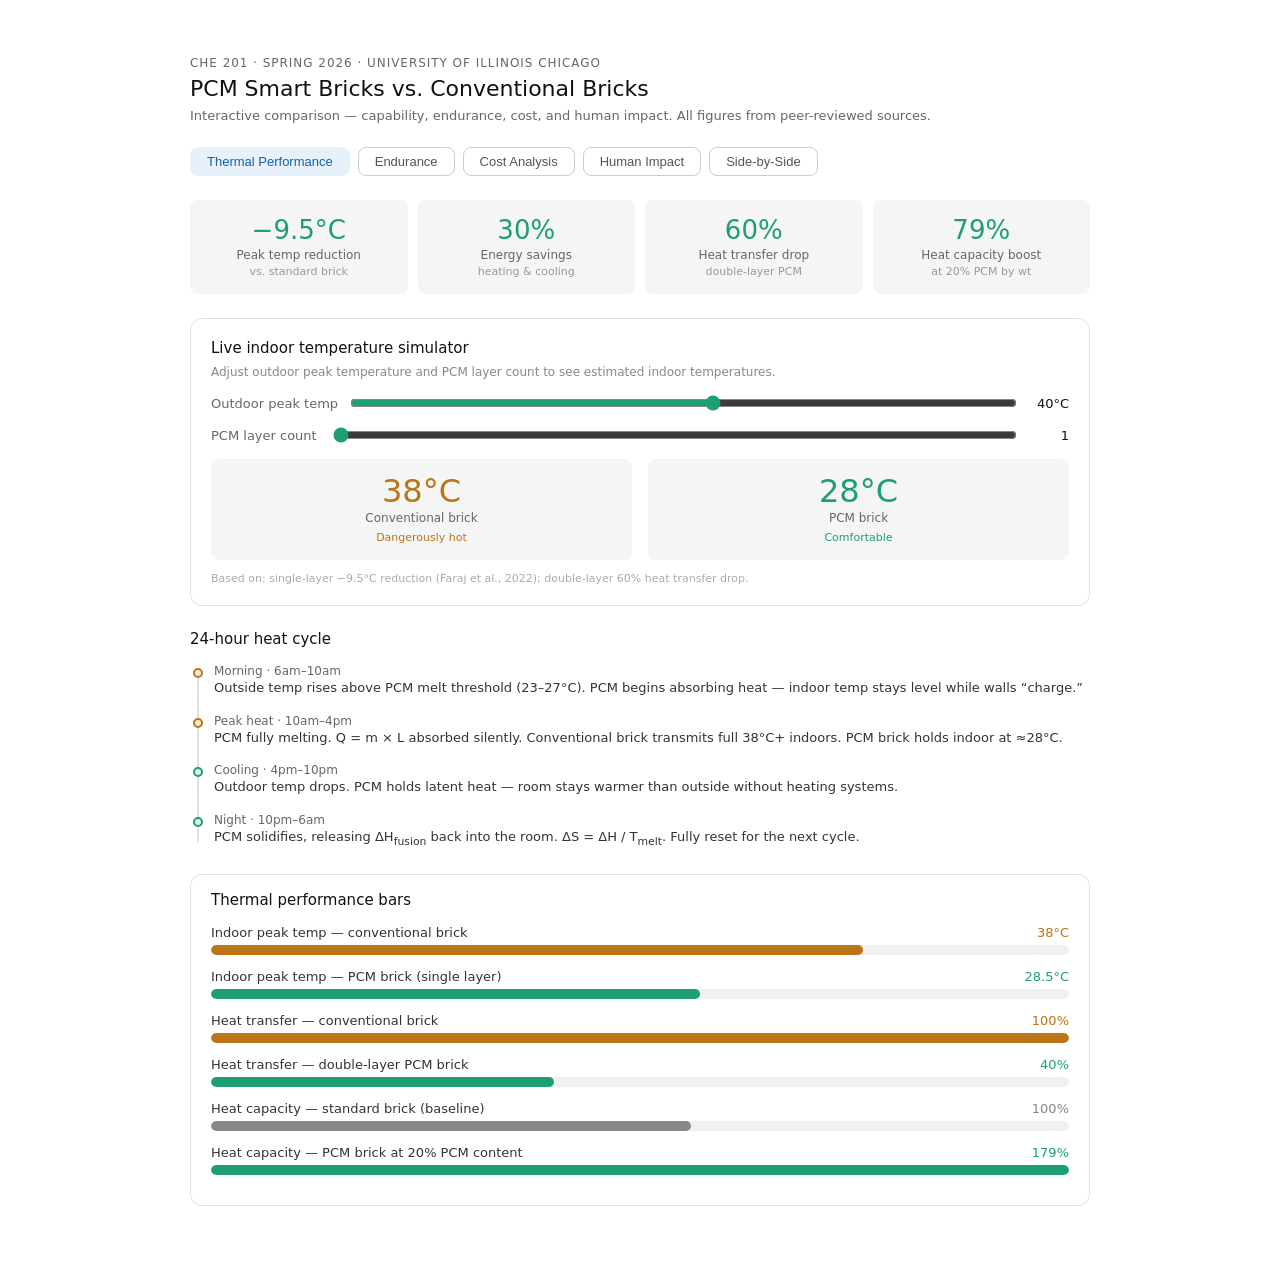
<file: pcm_brick_comparison.html>
<!DOCTYPE html>
<html lang="en">
<head>
<meta charset="UTF-8">
<meta name="viewport" content="width=device-width, initial-scale=1.0">
<title>PCM Smart Bricks — Interactive Comparison</title>
<style>
*{box-sizing:border-box;margin:0;padding:0}
body{font-family:system-ui,-apple-system,sans-serif;background:#fff;color:#111;padding:2rem 1rem}
.wrap{max-width:900px;margin:0 auto;padding:1.5rem 0}
.section{margin-bottom:2.5rem}
.label{font-size:12px;color:#666;letter-spacing:.08em;text-transform:uppercase;margin-bottom:.4rem}
h2{font-size:18px;font-weight:500;color:#111;margin-bottom:1.2rem}
h3{font-size:15px;font-weight:500;color:#111;margin-bottom:.5rem}

.tab-row{display:flex;gap:8px;margin-bottom:1.5rem;flex-wrap:wrap}
.tab{padding:6px 16px;border-radius:8px;border:1px solid #ccc;background:transparent;font-size:13px;color:#555;cursor:pointer;transition:all .15s}
.tab.active{background:#e6f1fb;color:#185fa5;border-color:transparent}
.tab:hover:not(.active){background:#f5f5f5}

.panel{display:none}.panel.active{display:block}

.grid4{display:grid;grid-template-columns:repeat(auto-fit,minmax(140px,1fr));gap:10px;margin-bottom:1.5rem}
.metric{background:#f5f5f5;border-radius:8px;padding:1rem;text-align:center}
.metric .val{font-size:26px;font-weight:500;line-height:1.1}
.metric .lbl{font-size:12px;color:#666;margin-top:4px}
.metric .sub{font-size:11px;color:#999;margin-top:3px}

.card{background:#fff;border:1px solid #e0e0e0;border-radius:12px;padding:1rem 1.25rem;margin-bottom:1rem}
.card.accent-teal{border-left:3px solid #1D9E75}
.card.accent-amber{border-left:3px solid #BA7517}

.bar-row{margin-bottom:14px}
.bar-meta{display:flex;justify-content:space-between;align-items:center;margin-bottom:5px}
.bar-name{font-size:13px;color:#333}
.bar-val{font-size:13px;font-weight:500}
.bar-track{height:10px;background:#f0f0f0;border-radius:6px;overflow:hidden}
.bar-fill{height:100%;border-radius:6px;transition:width 1s cubic-bezier(.4,0,.2,1)}

.temp-sim{border:1px solid #e0e0e0;border-radius:12px;padding:1.25rem;margin-top:1rem}
.slider-row{display:flex;align-items:center;gap:12px;margin-bottom:1rem}
.slider-row label{font-size:13px;color:#666;min-width:110px}
.slider-row input{flex:1;accent-color:#1D9E75}
.slider-row span{font-size:13px;font-weight:500;min-width:40px;text-align:right}

.thermo-grid{display:grid;grid-template-columns:1fr 1fr;gap:16px;margin-top:1rem}
.thermo-box{background:#f5f5f5;border-radius:8px;padding:1rem;text-align:center}
.thermo-temp{font-size:32px;font-weight:500;line-height:1}
.thermo-name{font-size:12px;color:#666;margin-top:4px}
.thermo-feel{font-size:11px;margin-top:6px;font-weight:500}

.timeline{position:relative;padding-left:24px;margin-top:.5rem}
.timeline::before{content:'';position:absolute;left:7px;top:8px;bottom:8px;width:1.5px;background:#e0e0e0}
.tl-item{position:relative;margin-bottom:16px}
.tl-dot{position:absolute;left:-21px;top:4px;width:10px;height:10px;border-radius:50%;border:2px solid}
.tl-dot.teal{border-color:#1D9E75;background:#E1F5EE}
.tl-dot.amber{border-color:#BA7517;background:#FAEEDA}
.tl-time{font-size:12px;color:#666}
.tl-text{font-size:13px;color:#333;line-height:1.5}

.life-cards{display:grid;grid-template-columns:repeat(auto-fit,minmax(180px,1fr));gap:12px;margin-top:.5rem;margin-bottom:1.5rem}
.life-card{background:#fff;border:1px solid #e0e0e0;border-radius:12px;padding:1rem}
.life-icon{font-size:22px;margin-bottom:8px}
.life-title{font-size:13px;font-weight:500;color:#111;margin-bottom:4px}
.life-desc{font-size:12px;color:#666;line-height:1.5}
.life-savings{font-size:12px;font-weight:500;margin-top:8px;color:#0F6E56}

.compare-row{display:grid;grid-template-columns:1fr 40px 1fr;gap:0;align-items:stretch;margin-bottom:10px}
.compare-cell{background:#f5f5f5;border-radius:8px;padding:.75rem 1rem;font-size:13px;line-height:1.4}
.compare-label{display:flex;align-items:center;justify-content:center;font-size:11px;font-weight:500;color:#888;text-align:center;padding:0 4px}
.compare-cell.pcm{background:#E1F5EE;color:#0F6E56}
.compare-cell.conv{background:#FAEEDA;color:#854F0B}

.grid2{display:grid;grid-template-columns:1fr 1fr;gap:12px}
.endurance-bar-wrap{margin-bottom:1.2rem}
.endurance-header{display:flex;justify-content:space-between;margin-bottom:6px;font-size:13px}
.dual-bar{display:grid;grid-template-columns:1fr 1fr;gap:4px}
.dual-track{height:12px;background:#f0f0f0;border-radius:6px;overflow:hidden}
.dual-fill-teal{height:100%;background:#1D9E75;border-radius:6px;transition:width 1.1s}
.dual-fill-amber{height:100%;background:#BA7517;border-radius:6px;transition:width 1.1s}
.dual-labels{display:grid;grid-template-columns:1fr 1fr;gap:4px;margin-top:3px}
.dual-label{font-size:11px;color:#888}

.cost-scenario{margin-bottom:1rem;padding:.75rem 1rem;border:1px solid #e0e0e0;border-radius:8px;cursor:pointer;transition:background .15s}
.cost-scenario:hover{background:#f9f9f9}
.cost-scenario.selected{border-color:#1D9E75;background:#E1F5EE}
.cs-row{display:flex;justify-content:space-between;align-items:center}
.cs-name{font-size:13px;font-weight:500;color:#111}
.cs-tag{font-size:11px;color:#888}
.cs-detail{margin-top:.5rem;font-size:12px;color:#555;display:none}
.cost-scenario.selected .cs-detail{display:block}

@media(max-width:600px){
  .grid2{grid-template-columns:1fr}
  .compare-row{grid-template-columns:1fr;gap:4px}
  .compare-label{text-align:left;font-size:10px;padding:.2rem 0}
}
</style>
</head>
<body>

<div class="wrap">

<div class="label">CHE 201 &middot; Spring 2026 &middot; University of Illinois Chicago</div>
<h2 style="font-size:22px;margin-bottom:.4rem">PCM Smart Bricks vs. Conventional Bricks</h2>
<p style="font-size:13px;color:#666;margin-bottom:1.5rem">Interactive comparison &mdash; capability, endurance, cost, and human impact. All figures from peer-reviewed sources.</p>

<div class="tab-row">
  <button class="tab active" onclick="switchTab('thermal')">Thermal Performance</button>
  <button class="tab" onclick="switchTab('endurance')">Endurance</button>
  <button class="tab" onclick="switchTab('cost')">Cost Analysis</button>
  <button class="tab" onclick="switchTab('impact')">Human Impact</button>
  <button class="tab" onclick="switchTab('compare')">Side-by-Side</button>
</div>

<!-- THERMAL -->
<div class="panel active" id="panel-thermal">
  <div class="grid4">
    <div class="metric"><div class="val" style="color:#1D9E75">&minus;9.5&deg;C</div><div class="lbl">Peak temp reduction</div><div class="sub">vs. standard brick</div></div>
    <div class="metric"><div class="val" style="color:#1D9E75">30%</div><div class="lbl">Energy savings</div><div class="sub">heating &amp; cooling</div></div>
    <div class="metric"><div class="val" style="color:#1D9E75">60%</div><div class="lbl">Heat transfer drop</div><div class="sub">double-layer PCM</div></div>
    <div class="metric"><div class="val" style="color:#1D9E75">79%</div><div class="lbl">Heat capacity boost</div><div class="sub">at 20% PCM by wt</div></div>
  </div>

  <div class="temp-sim">
    <h3>Live indoor temperature simulator</h3>
    <p style="font-size:12px;color:#888;margin-bottom:1rem">Adjust outdoor peak temperature and PCM layer count to see estimated indoor temperatures.</p>
    <div class="slider-row">
      <label>Outdoor peak temp</label>
      <input type="range" min="28" max="50" value="40" step="1" id="sl-outdoor" oninput="updateSim()">
      <span id="out-outdoor">40&deg;C</span>
    </div>
    <div class="slider-row">
      <label>PCM layer count</label>
      <input type="range" min="1" max="2" value="1" step="1" id="sl-layers" oninput="updateSim()">
      <span id="out-layers">1</span>
    </div>
    <div class="thermo-grid">
      <div class="thermo-box">
        <div class="thermo-temp" id="sim-conv" style="color:#BA7517">38&deg;C</div>
        <div class="thermo-name">Conventional brick</div>
        <div class="thermo-feel" id="feel-conv" style="color:#BA7517">Dangerously hot</div>
      </div>
      <div class="thermo-box">
        <div class="thermo-temp" id="sim-pcm" style="color:#1D9E75">28&deg;C</div>
        <div class="thermo-name">PCM brick</div>
        <div class="thermo-feel" id="feel-pcm" style="color:#1D9E75">Comfortable</div>
      </div>
    </div>
    <p style="font-size:11px;color:#aaa;margin-top:.75rem">Based on: single-layer &minus;9.5&deg;C reduction (Faraj et al., 2022); double-layer 60% heat transfer drop.</p>
  </div>

  <div style="margin-top:1.5rem">
    <h3 style="margin-bottom:1rem">24-hour heat cycle</h3>
    <div class="timeline">
      <div class="tl-item"><div class="tl-dot amber"></div><div class="tl-time">Morning &middot; 6am&ndash;10am</div><div class="tl-text">Outside temp rises above PCM melt threshold (23&ndash;27&deg;C). PCM begins absorbing heat &mdash; indoor temp stays level while walls &ldquo;charge.&rdquo;</div></div>
      <div class="tl-item"><div class="tl-dot amber"></div><div class="tl-time">Peak heat &middot; 10am&ndash;4pm</div><div class="tl-text">PCM fully melting. Q&nbsp;=&nbsp;m&nbsp;&times;&nbsp;L absorbed silently. Conventional brick transmits full 38&deg;C+ indoors. PCM brick holds indoor at &asymp;28&deg;C.</div></div>
      <div class="tl-item"><div class="tl-dot teal"></div><div class="tl-time">Cooling &middot; 4pm&ndash;10pm</div><div class="tl-text">Outdoor temp drops. PCM holds latent heat &mdash; room stays warmer than outside without heating systems.</div></div>
      <div class="tl-item"><div class="tl-dot teal"></div><div class="tl-time">Night &middot; 10pm&ndash;6am</div><div class="tl-text">PCM solidifies, releasing &Delta;H<sub>fusion</sub> back into the room. &Delta;S&nbsp;=&nbsp;&Delta;H&nbsp;/&nbsp;T<sub>melt</sub>. Fully reset for the next cycle.</div></div>
    </div>
  </div>

  <div style="margin-top:1.5rem" class="card">
    <h3 style="margin-bottom:1rem">Thermal performance bars</h3>
    <div class="bar-row"><div class="bar-meta"><span class="bar-name">Indoor peak temp &mdash; conventional brick</span><span class="bar-val" style="color:#BA7517">38&deg;C</span></div><div class="bar-track"><div class="bar-fill" id="bconv" style="width:0;background:#BA7517"></div></div></div>
    <div class="bar-row"><div class="bar-meta"><span class="bar-name">Indoor peak temp &mdash; PCM brick (single layer)</span><span class="bar-val" style="color:#1D9E75">28.5&deg;C</span></div><div class="bar-track"><div class="bar-fill" id="bpcm1" style="width:0;background:#1D9E75"></div></div></div>
    <div class="bar-row"><div class="bar-meta"><span class="bar-name">Heat transfer &mdash; conventional brick</span><span class="bar-val" style="color:#BA7517">100%</span></div><div class="bar-track"><div class="bar-fill" id="bht_conv" style="width:0;background:#BA7517"></div></div></div>
    <div class="bar-row"><div class="bar-meta"><span class="bar-name">Heat transfer &mdash; double-layer PCM brick</span><span class="bar-val" style="color:#1D9E75">40%</span></div><div class="bar-track"><div class="bar-fill" id="bht_pcm" style="width:0;background:#1D9E75"></div></div></div>
    <div class="bar-row"><div class="bar-meta"><span class="bar-name">Heat capacity &mdash; standard brick (baseline)</span><span class="bar-val" style="color:#888">100%</span></div><div class="bar-track"><div class="bar-fill" id="bhc_conv" style="width:0;background:#888"></div></div></div>
    <div class="bar-row"><div class="bar-meta"><span class="bar-name">Heat capacity &mdash; PCM brick at 20% PCM content</span><span class="bar-val" style="color:#1D9E75">179%</span></div><div class="bar-track"><div class="bar-fill" id="bhc_pcm" style="width:0;background:#1D9E75"></div></div></div>
  </div>
</div>

<!-- ENDURANCE -->
<div class="panel" id="panel-endurance">
  <div class="grid4">
    <div class="metric"><div class="val" style="color:#1D9E75">1000+</div><div class="lbl">Melt cycles</div><div class="sub">without degradation</div></div>
    <div class="metric"><div class="val" style="color:#1D9E75">15.5&times;</div><div class="lbl">Latent heat gain</div><div class="sub">vs. earth brick</div></div>
    <div class="metric"><div class="val" style="color:#1D9E75">0</div><div class="lbl">Moving parts</div><div class="sub">purely passive</div></div>
    <div class="metric"><div class="val" style="color:#1D9E75">50+ yrs</div><div class="lbl">Expected lifespan</div><div class="sub">in wall application</div></div>
  </div>

  <div class="card">
    <h3 style="margin-bottom:1rem">Structural &amp; durability comparison</h3>
    <div class="endurance-bar-wrap">
      <div class="endurance-header"><span>Compressive strength</span></div>
      <div class="dual-bar"><div class="dual-track"><div class="dual-fill-teal" id="dur1a" style="width:0"></div></div><div class="dual-track"><div class="dual-fill-amber" id="dur1b" style="width:0"></div></div></div>
      <div class="dual-labels"><span class="dual-label">PCM brick &mdash; 85&ndash;95% of standard</span><span class="dual-label">Conventional &mdash; 100% baseline</span></div>
    </div>
    <div class="endurance-bar-wrap">
      <div class="endurance-header"><span>Thermal cycling stability (1000 cycles)</span></div>
      <div class="dual-bar"><div class="dual-track"><div class="dual-fill-teal" id="dur2a" style="width:0"></div></div><div class="dual-track"><div class="dual-fill-amber" id="dur2b" style="width:0"></div></div></div>
      <div class="dual-labels"><span class="dual-label">PCM brick &mdash; &lt;2% thermal property loss</span><span class="dual-label">Conventional &mdash; no PCM to degrade</span></div>
    </div>
    <div class="endurance-bar-wrap">
      <div class="endurance-header"><span>Latent heat retention after 5 cycles</span></div>
      <div class="dual-bar"><div class="dual-track"><div class="dual-fill-teal" id="dur3a" style="width:0"></div></div><div class="dual-track"><div class="dual-fill-amber" id="dur3b" style="width:0"></div></div></div>
      <div class="dual-labels"><span class="dual-label">Micro-encapsulated PCM &mdash; 98%+</span><span class="dual-label">Conventional &mdash; N/A</span></div>
    </div>
    <div class="endurance-bar-wrap">
      <div class="endurance-header"><span>Annual energy performance retention</span></div>
      <div class="dual-bar"><div class="dual-track"><div class="dual-fill-teal" id="dur4a" style="width:0"></div></div><div class="dual-track"><div class="dual-fill-amber" id="dur4b" style="width:0"></div></div></div>
      <div class="dual-labels"><span class="dual-label">PCM brick &mdash; &lt;1% annual degradation</span><span class="dual-label">Conventional &mdash; flat baseline</span></div>
    </div>
  </div>

  <div class="grid2">
    <div class="card accent-teal">
      <h3>Why PCM bricks last</h3>
      <ul style="list-style:none;margin-top:.5rem">
        <li style="font-size:13px;color:#555;padding:5px 0;border-bottom:1px solid #eee">Micro-encapsulation seals PCM in polymer shell &mdash; no leakage over cycles</li>
        <li style="font-size:13px;color:#555;padding:5px 0;border-bottom:1px solid #eee">No moving parts or mechanical wear &mdash; purely thermodynamic operation</li>
        <li style="font-size:13px;color:#555;padding:5px 0;border-bottom:1px solid #eee">Phase transitions are reversible by nature &mdash; tested 1000+ cycles</li>
        <li style="font-size:13px;color:#555;padding:5px 0">Structural integrity maintained at 20% PCM content by weight</li>
      </ul>
    </div>
    <div class="card accent-amber">
      <h3>Conventional brick limitations</h3>
      <ul style="list-style:none;margin-top:.5rem">
        <li style="font-size:13px;color:#555;padding:5px 0;border-bottom:1px solid #eee">Only sensible heat storage &mdash; 5&ndash;14&times; lower energy density</li>
        <li style="font-size:13px;color:#555;padding:5px 0;border-bottom:1px solid #eee">Full heat transmission &mdash; no thermal buffering capability</li>
        <li style="font-size:13px;color:#555;padding:5px 0;border-bottom:1px solid #eee">No mechanism to shift or delay heat load</li>
        <li style="font-size:13px;color:#555;padding:5px 0">Requires HVAC to compensate for poor thermal performance</li>
      </ul>
    </div>
  </div>
</div>

<!-- COST -->
<div class="panel" id="panel-cost">
  <div class="grid4">
    <div class="metric"><div class="val" style="color:#1D9E75">3&ndash;7 yr</div><div class="lbl">Payback period</div><div class="sub">energy savings vs. upfront</div></div>
    <div class="metric"><div class="val" style="color:#1D9E75">30%</div><div class="lbl">Annual HVAC savings</div><div class="sub">operational cost cut</div></div>
    <div class="metric"><div class="val" style="color:#1D9E75">$0</div><div class="lbl">Maintenance cost</div><div class="sub">no parts to replace</div></div>
    <div class="metric"><div class="val" style="color:#1D9E75">20 yr+</div><div class="lbl">Savings horizon</div><div class="sub">after breakeven</div></div>
  </div>

  <div class="card">
    <h3 style="margin-bottom:1rem">Cost breakdown &mdash; upfront vs. lifetime</h3>
    <div class="bar-row"><div class="bar-meta"><span class="bar-name">Material cost &mdash; conventional brick (baseline)</span><span class="bar-val">1.0&times;</span></div><div class="bar-track"><div class="bar-fill" id="cost1" style="width:0;background:#888"></div></div></div>
    <div class="bar-row"><div class="bar-meta"><span class="bar-name">Material cost &mdash; PCM brick (upfront premium)</span><span class="bar-val" style="color:#BA7517">1.4&ndash;1.8&times;</span></div><div class="bar-track"><div class="bar-fill" id="cost2" style="width:0;background:#BA7517"></div></div></div>
    <div class="bar-row"><div class="bar-meta"><span class="bar-name">10-year HVAC cost &mdash; conventional building</span><span class="bar-val" style="color:#BA7517">100%</span></div><div class="bar-track"><div class="bar-fill" id="cost3" style="width:0;background:#BA7517"></div></div></div>
    <div class="bar-row"><div class="bar-meta"><span class="bar-name">10-year HVAC cost &mdash; PCM building</span><span class="bar-val" style="color:#1D9E75">70%</span></div><div class="bar-track"><div class="bar-fill" id="cost4" style="width:0;background:#1D9E75"></div></div></div>
    <div class="bar-row"><div class="bar-meta"><span class="bar-name">20-year total cost &mdash; conventional</span><span class="bar-val" style="color:#BA7517">100%</span></div><div class="bar-track"><div class="bar-fill" id="cost5" style="width:0;background:#BA7517"></div></div></div>
    <div class="bar-row"><div class="bar-meta"><span class="bar-name">20-year total cost &mdash; PCM (net savings)</span><span class="bar-val" style="color:#1D9E75">~68%</span></div><div class="bar-track"><div class="bar-fill" id="cost6" style="width:0;background:#1D9E75"></div></div></div>
  </div>

  <h3 style="margin-bottom:.75rem">Select a building scenario</h3>
  <div class="cost-scenario selected" id="cs0" onclick="selectScenario(0)">
    <div class="cs-row"><span class="cs-name">Affordable housing unit (60 m&sup2;)</span><span class="cs-tag">Hot/arid climate</span></div>
    <div class="cs-detail">PCM wall premium: ~$800&ndash;1,200 extra upfront. Annual AC savings: $180&ndash;320/yr. Payback: 3&ndash;5 years. Over 20 years, net saving of $2,800&ndash;4,800.</div>
  </div>
  <div class="cost-scenario" id="cs1" onclick="selectScenario(1)">
    <div class="cs-row"><span class="cs-name">Primary school (800 m&sup2;)</span><span class="cs-tag">Sub-Saharan Africa / South Asia</span></div>
    <div class="cs-detail">PCM wall premium: ~$12,000&ndash;18,000 extra. Annual HVAC savings: $3,200&ndash;5,500/yr. Payback: 3&ndash;5 years. Frees budget for teachers and textbooks after breakeven.</div>
  </div>
  <div class="cost-scenario" id="cs2" onclick="selectScenario(2)">
    <div class="cs-row"><span class="cs-name">Commercial office (2,500 m&sup2;)</span><span class="cs-tag">Mediterranean / Middle East</span></div>
    <div class="cs-detail">PCM wall premium: ~$40,000&ndash;60,000. Annual HVAC savings: $14,000&ndash;22,000/yr. Payback: ~3&ndash;4 years. 20-year net saving exceeds $200,000. LEED credit eligible.</div>
  </div>
  <div class="cost-scenario" id="cs3" onclick="selectScenario(3)">
    <div class="cs-row"><span class="cs-name">Retrofit panel installation</span><span class="cs-tag">Existing buildings &mdash; no demolition</span></div>
    <div class="cs-detail">Interior PCM board panels: $20&ndash;40/m&sup2;. Labour only &mdash; no structural changes. Shorter payback (~5&ndash;7 yr) for older inefficient buildings. Stackable with insulation upgrades.</div>
  </div>
</div>

<!-- IMPACT -->
<div class="panel" id="panel-impact">
  <p style="font-size:13px;color:#666;margin-bottom:1.25rem">Buildings consume ~40% of global final energy. Walls alone account for 25% of building losses. PCM bricks are one of the highest-leverage intervention points available.</p>
  <div class="life-cards">
    <div class="life-card"><div class="life-icon">🏜️</div><div class="life-title">Families in hot climates</div><div class="life-desc">Arizona, Middle East, India, North Africa &mdash; huge day-night swings. PCM makes every cycle count. AC costs cut dramatically.</div><div class="life-savings">Up to 30% lower energy bills</div></div>
    <div class="life-card"><div class="life-icon">🏘️</div><div class="life-title">Affordable housing</div><div class="life-desc">In regions where AC is unaffordable, passive cooling saves lives during heat events &mdash; not just money. No electricity required.</div><div class="life-savings">Passive cooling with zero running cost</div></div>
    <div class="life-card"><div class="life-icon">🏫</div><div class="life-title">Schools &amp; clinics</div><div class="life-desc">Public buildings with large occupant loads benefit most &mdash; lower HVAC bills free budget for education and healthcare.</div><div class="life-savings">Budget redirect to education/health</div></div>
    <div class="life-card"><div class="life-icon">⚡</div><div class="life-title">Grid load shifting</div><div class="life-desc">Absorbing daytime heat reduces peak electricity demand &mdash; directly relieving strain on the power grid at crunch hours.</div><div class="life-savings">Reduces grid peak demand</div></div>
    <div class="life-card"><div class="life-icon">🌍</div><div class="life-title">CO&sub2; reduction</div><div class="life-desc">RT37 PCM in a single brick cuts 0.112 kg CO&sub2;/day. At scale, millions of bricks remove hundreds of tonnes annually.</div><div class="life-savings">0.112 kg CO&sub2;/day avoided per brick</div></div>
    <div class="life-card"><div class="life-icon">🔄</div><div class="life-title">Retrofits &mdash; no demolition</div><div class="life-desc">PCM panels and boards added to interior walls of existing buildings. Millions of homes upgraded without reconstruction.</div><div class="life-savings">Scalable to existing building stock</div></div>
  </div>
  <div class="card">
    <h3 style="margin-bottom:1rem">Environmental impact comparison</h3>
    <div class="bar-row"><div class="bar-meta"><span class="bar-name">CO&sub2;/day &mdash; conventional building (full HVAC load)</span><span class="bar-val" style="color:#BA7517">~0.28 kg/day</span></div><div class="bar-track"><div class="bar-fill" id="env1" style="width:0;background:#BA7517"></div></div></div>
    <div class="bar-row"><div class="bar-meta"><span class="bar-name">CO&sub2; avoided &mdash; RT37 PCM per brick per day</span><span class="bar-val" style="color:#1D9E75">0.112 kg avoided</span></div><div class="bar-track"><div class="bar-fill" id="env2" style="width:0;background:#1D9E75"></div></div></div>
    <div class="bar-row"><div class="bar-meta"><span class="bar-name">Energy share of buildings (global final energy)</span><span class="bar-val" style="color:#BA7517">40%</span></div><div class="bar-track"><div class="bar-fill" id="env3" style="width:0;background:#BA7517"></div></div></div>
    <div class="bar-row"><div class="bar-meta"><span class="bar-name">Wall heat loss share of building energy</span><span class="bar-val" style="color:#BA7517">25%</span></div><div class="bar-track"><div class="bar-fill" id="env4" style="width:0;background:#BA7517"></div></div></div>
    <div class="bar-row"><div class="bar-meta"><span class="bar-name">PCM brick potential reduction in wall energy losses</span><span class="bar-val" style="color:#1D9E75">up to 60%</span></div><div class="bar-track"><div class="bar-fill" id="env5" style="width:0;background:#1D9E75"></div></div></div>
  </div>
</div>

<!-- SIDE BY SIDE -->
<div class="panel" id="panel-compare">
  <div style="display:grid;grid-template-columns:1fr 40px 1fr;gap:0;margin-bottom:8px">
    <div style="font-size:13px;font-weight:500;color:#0F6E56;text-align:center;padding:.5rem;background:#E1F5EE;border-radius:8px">PCM Smart Brick</div>
    <div></div>
    <div style="font-size:13px;font-weight:500;color:#854F0B;text-align:center;padding:.5rem;background:#FAEEDA;border-radius:8px">Conventional Brick</div>
  </div>
  <div class="compare-row"><div class="compare-cell pcm">Absorbs &amp; releases heat via phase change (Q&nbsp;=&nbsp;m&nbsp;&times;&nbsp;L)</div><div class="compare-label">Thermal mechanism</div><div class="compare-cell conv">Sensible heat only &mdash; conducts heat directly</div></div>
  <div class="compare-row"><div class="compare-cell pcm">28&deg;C indoor peak (&minus;9.5&deg;C vs. standard)</div><div class="compare-label">Indoor peak temp</div><div class="compare-cell conv">38&deg;C+ &mdash; full outdoor heat transmitted</div></div>
  <div class="compare-row"><div class="compare-cell pcm">40% heat transfer (double-layer; &minus;60%)</div><div class="compare-label">Heat transfer rate</div><div class="compare-cell conv">100% &mdash; no thermal buffer</div></div>
  <div class="compare-row"><div class="compare-cell pcm">179% of standard (at 20% PCM content by weight)</div><div class="compare-label">Heat capacity</div><div class="compare-cell conv">Baseline 100%</div></div>
  <div class="compare-row"><div class="compare-cell pcm">15.5&times; higher latent heat vs. compressed earth brick</div><div class="compare-label">Latent heat storage</div><div class="compare-cell conv">None &mdash; no phase change mechanism</div></div>
  <div class="compare-row"><div class="compare-cell pcm">1.4&ndash;1.8&times; upfront; pays back in 3&ndash;7 yr</div><div class="compare-label">Material cost</div><div class="compare-cell conv">Baseline cost; no energy savings offset</div></div>
  <div class="compare-row"><div class="compare-cell pcm">$0 &mdash; no moving parts, no energy input needed</div><div class="compare-label">Maintenance cost</div><div class="compare-cell conv">HVAC maintenance, filter replacements</div></div>
  <div class="compare-row"><div class="compare-cell pcm">~30% less HVAC energy per year</div><div class="compare-label">Annual energy use</div><div class="compare-cell conv">Full HVAC load required year-round</div></div>
  <div class="compare-row"><div class="compare-cell pcm">0.112 kg CO&sub2;/day avoided per brick (RT37)</div><div class="compare-label">CO&sub2; per day</div><div class="compare-cell conv">Indirectly contributes via full HVAC use</div></div>
  <div class="compare-row"><div class="compare-cell pcm">1000+ thermal cycles; &lt;2% property loss</div><div class="compare-label">Durability</div><div class="compare-cell conv">Structural only &mdash; no thermal cycling concern</div></div>
  <div class="compare-row"><div class="compare-cell pcm">Works passively &mdash; off-grid, no electricity needed</div><div class="compare-label">Grid dependency</div><div class="compare-cell conv">Requires powered HVAC for comfort</div></div>
  <div class="compare-row"><div class="compare-cell pcm">85&ndash;95% of conventional compressive strength</div><div class="compare-label">Structural strength</div><div class="compare-cell conv">Full baseline compressive strength</div></div>
  <p style="font-size:11px;color:#aaa;margin-top:1rem">Sources: Faraj et al. (2022) Energy &amp; Buildings; Al-Yasiri &amp; Szab&oacute; (2025) Energy Storage; Melo et al. (2025) MDPI Materials; comprehensive review ScienceDirect 2023.</p>
</div>

</div>

<script>
function switchTab(id){
  document.querySelectorAll('.tab').forEach(t=>t.classList.remove('active'));
  document.querySelectorAll('.panel').forEach(p=>p.classList.remove('active'));
  const tabs=['thermal','endurance','cost','impact','compare'];
  document.querySelectorAll('.tab')[tabs.indexOf(id)].classList.add('active');
  document.getElementById('panel-'+id).classList.add('active');
  setTimeout(()=>animateBars(id),80);
}

function animateBar(id,pct,delay){
  setTimeout(()=>{const el=document.getElementById(id);if(el)el.style.width=pct+'%';},delay||0);
}

function animateBars(id){
  if(id==='thermal'){animateBar('bconv',76,0);animateBar('bpcm1',57,100);animateBar('bht_conv',100,200);animateBar('bht_pcm',40,300);animateBar('bhc_conv',56,400);animateBar('bhc_pcm',100,500);}
  if(id==='endurance'){animateBar('dur1a',90,0);animateBar('dur1b',100,100);animateBar('dur2a',98,200);animateBar('dur2b',100,300);animateBar('dur3a',98,400);animateBar('dur3b',10,500);animateBar('dur4a',99,600);animateBar('dur4b',100,700);}
  if(id==='cost'){animateBar('cost1',56,0);animateBar('cost2',92,100);animateBar('cost3',100,200);animateBar('cost4',70,300);animateBar('cost5',100,400);animateBar('cost6',68,500);}
  if(id==='impact'){animateBar('env1',100,0);animateBar('env2',40,100);animateBar('env3',100,200);animateBar('env4',62,300);animateBar('env5',60,400);}
}

function updateSim(){
  const outdoor=parseInt(document.getElementById('sl-outdoor').value);
  const layers=parseInt(document.getElementById('sl-layers').value);
  document.getElementById('out-outdoor').textContent=outdoor+'\u00B0C';
  document.getElementById('out-layers').textContent=layers;
  const conv=Math.round(outdoor*0.92+1);
  const reduction=layers===1?9.5:14.2;
  const pcm=Math.max(22,Math.round(conv-reduction));
  document.getElementById('sim-conv').textContent=conv+'\u00B0C';
  document.getElementById('sim-pcm').textContent=pcm+'\u00B0C';
  const feelConv=conv>=40?'Dangerously hot':conv>=35?'Very uncomfortable':conv>=30?'Uncomfortable':'Warm';
  const feelPCM=pcm<=24?'Comfortable':pcm<=27?'Acceptable':'Warm but tolerable';
  document.getElementById('feel-conv').textContent=feelConv;
  document.getElementById('feel-pcm').textContent=feelPCM;
}

function selectScenario(n){
  for(let i=0;i<4;i++){document.getElementById('cs'+i).classList.toggle('selected',i===n);}
}

setTimeout(()=>animateBars('thermal'),300);
</script>
</body>
</html>
</file>
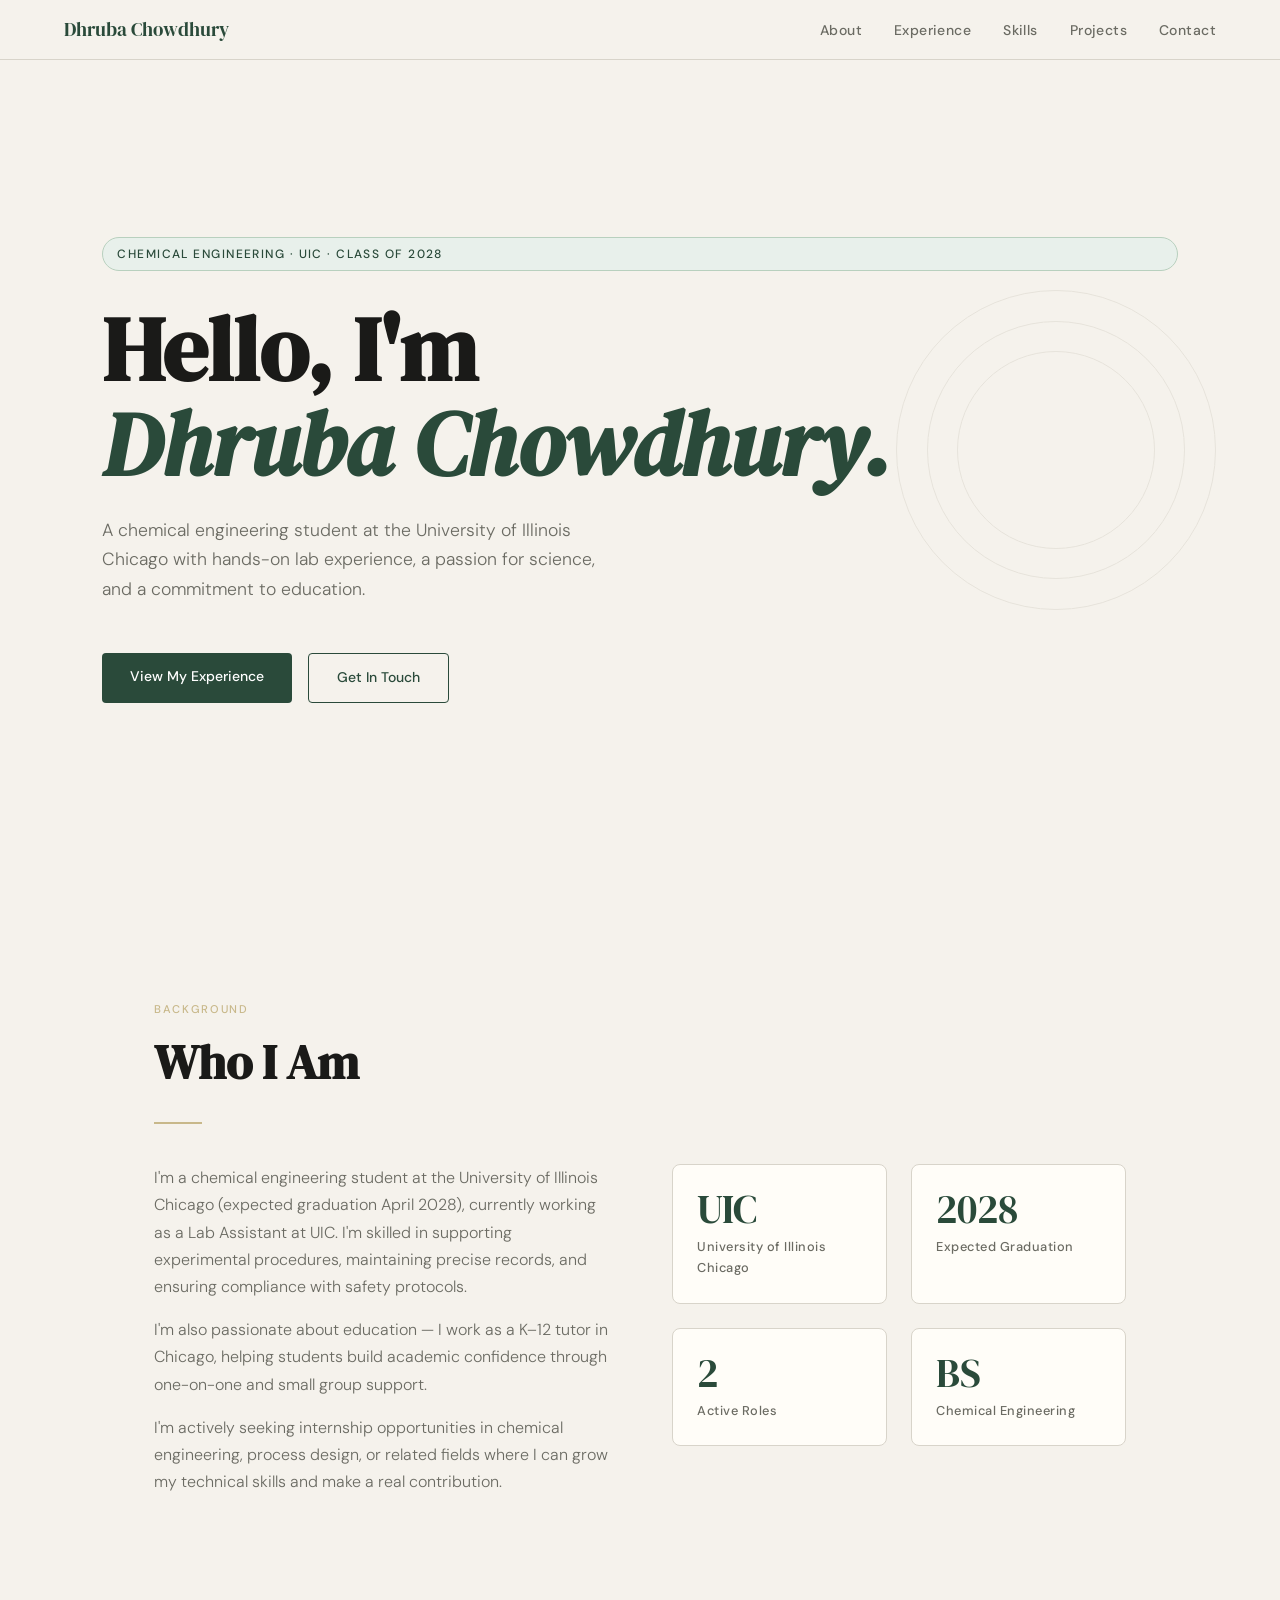
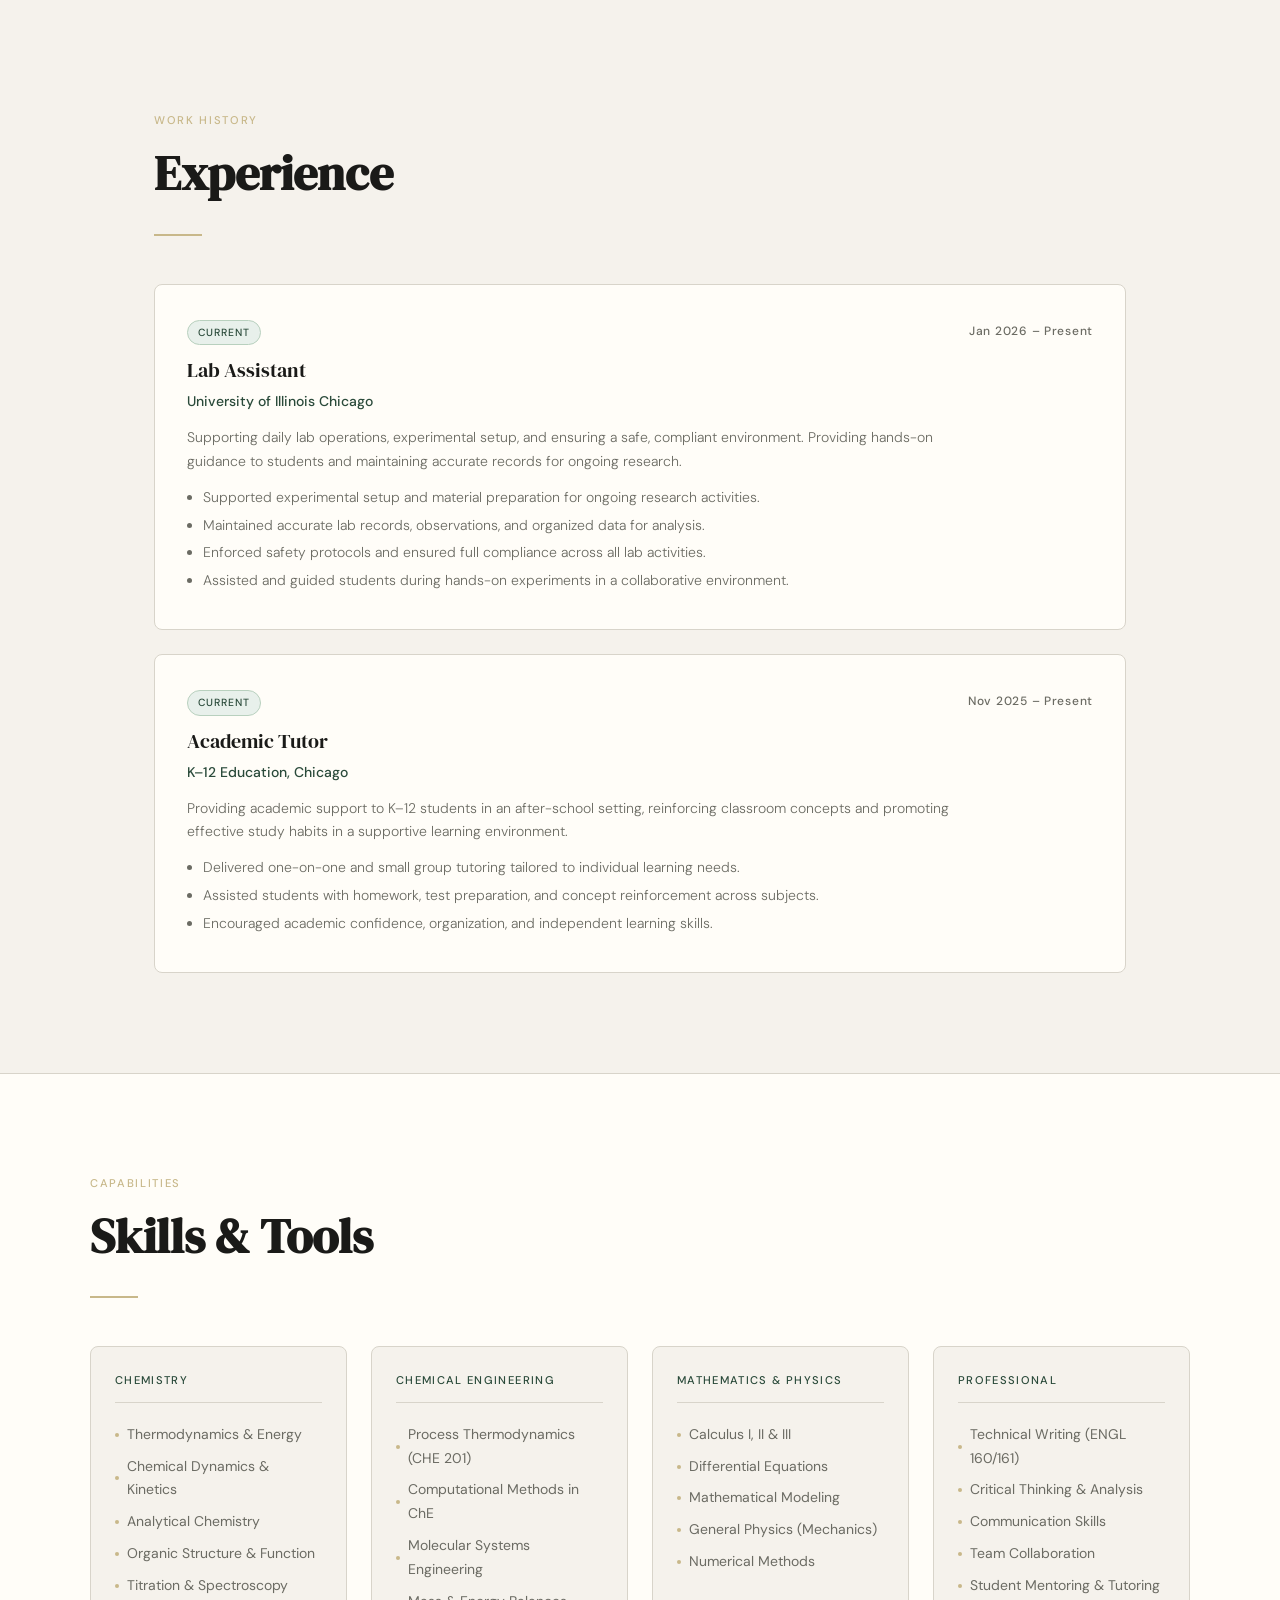
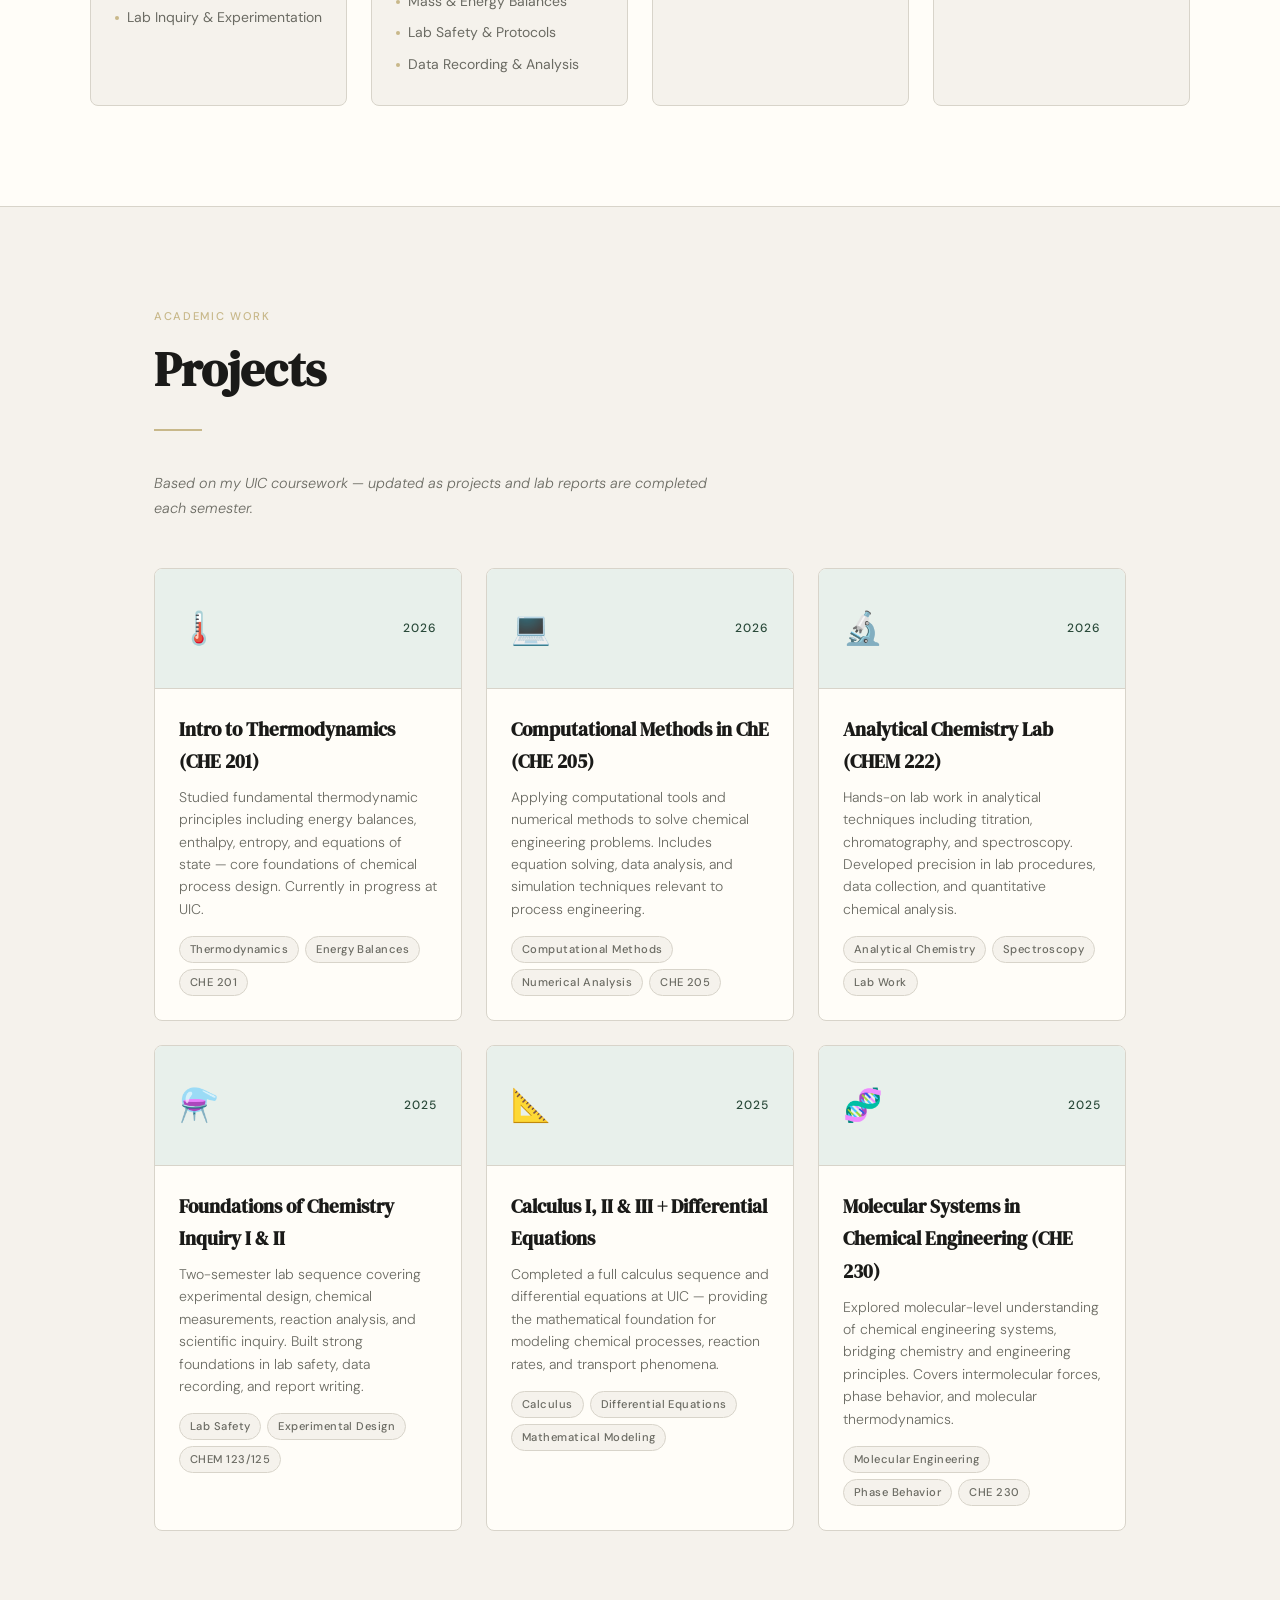
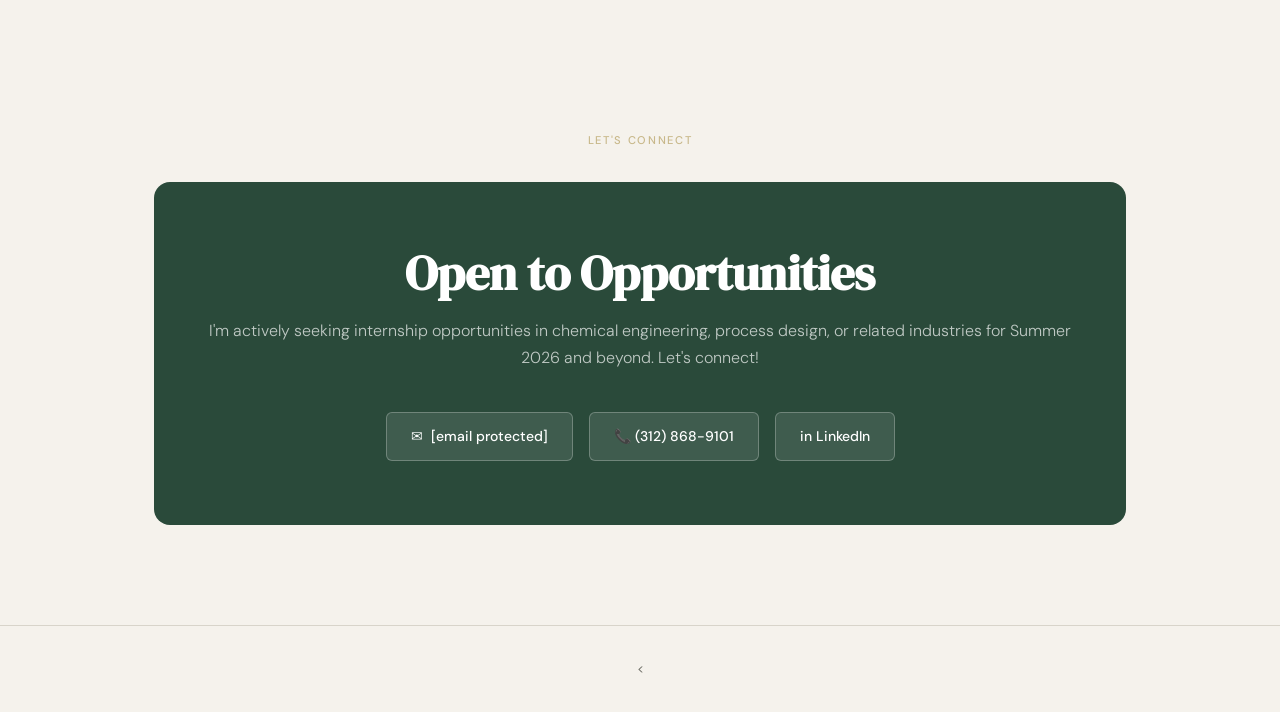
<file: portfolio (1).html>
<!DOCTYPE html>
<html lang="en">
<head>
<meta charset="UTF-8">
<meta name="viewport" content="width=device-width, initial-scale=1.0">
<title>Dhruba Chowdhury · ChemE Portfolio</title>
<link href="https://fonts.googleapis.com/css2?family=DM+Serif+Display:ital@0;1&family=DM+Sans:wght@300;400;500&display=swap" rel="stylesheet">
<style>
  *, *::before, *::after { box-sizing: border-box; margin: 0; padding: 0; }
  :root {
    --bg: #f5f2ec; --surface: #fffdf8; --text: #1a1a18; --muted: #6b6b63;
    --accent: #2a4a3a; --accent-light: #e8f0eb; --border: #d8d4ca; --highlight: #c8b88a;
  }
  html { scroll-behavior: smooth; }
  body { font-family: 'DM Sans', sans-serif; background: var(--bg); color: var(--text); font-size: 16px; line-height: 1.7; }

  nav {
    position: fixed; top: 0; left: 0; right: 0;
    background: rgba(245,242,236,0.92); backdrop-filter: blur(8px);
    border-bottom: 1px solid var(--border);
    display: flex; justify-content: space-between; align-items: center;
    padding: 0 5%; height: 60px; z-index: 100;
  }
  .nav-logo { font-family: 'DM Serif Display', serif; font-size: 1.2rem; color: var(--accent); text-decoration: none; }
  .nav-links { display: flex; gap: 2rem; list-style: none; }
  .nav-links a { text-decoration: none; color: var(--muted); font-size: 0.875rem; font-weight: 500; letter-spacing: 0.03em; transition: color 0.2s; }
  .nav-links a:hover { color: var(--accent); }

  section { padding: 100px 5%; max-width: 1100px; margin: 0 auto; }

  #hero {
    min-height: 100vh; display: flex; flex-direction: column; justify-content: center;
    padding-top: 120px; padding-bottom: 80px; max-width: 100%;
    padding-left: 8%; padding-right: 8%; position: relative; overflow: hidden;
  }
  .hero-tag {
    display: inline-block; font-size: 0.75rem; font-weight: 500; letter-spacing: 0.12em;
    text-transform: uppercase; color: var(--accent); background: var(--accent-light);
    padding: 6px 14px; border-radius: 100px; margin-bottom: 2rem; border: 1px solid #b8d0be;
  }
  .hero-name { font-family: 'DM Serif Display', serif; font-size: clamp(3rem, 7vw, 6rem); line-height: 1.05; margin-bottom: 1.5rem; max-width: 800px; }
  .hero-name em { font-style: italic; color: var(--accent); }
  .hero-subtitle { font-size: 1.1rem; color: var(--muted); max-width: 520px; margin-bottom: 3rem; font-weight: 300; }
  .hero-cta { display: flex; gap: 1rem; flex-wrap: wrap; }
  .btn-primary { background: var(--accent); color: #fff; padding: 12px 28px; border-radius: 4px; text-decoration: none; font-size: 0.875rem; font-weight: 500; transition: opacity 0.2s; }
  .btn-primary:hover { opacity: 0.85; }
  .btn-outline { border: 1px solid var(--accent); color: var(--accent); padding: 12px 28px; border-radius: 4px; text-decoration: none; font-size: 0.875rem; font-weight: 500; transition: background 0.2s; }
  .btn-outline:hover { background: var(--accent-light); }
  .hero-deco { position: absolute; right: 5%; top: 50%; transform: translateY(-50%); width: 320px; height: 320px; border: 1px solid var(--border); border-radius: 50%; opacity: 0.5; pointer-events: none; }
  .hero-deco::before { content: ''; position: absolute; inset: 30px; border: 1px solid var(--border); border-radius: 50%; }
  .hero-deco::after { content: ''; position: absolute; inset: 60px; border: 1px solid var(--border); border-radius: 50%; }

  .section-label { font-size: 0.7rem; font-weight: 500; letter-spacing: 0.15em; text-transform: uppercase; color: var(--highlight); margin-bottom: 1rem; }
  .section-title { font-family: 'DM Serif Display', serif; font-size: clamp(2rem, 4vw, 3rem); line-height: 1.15; margin-bottom: 2rem; max-width: 600px; }
  .divider { width: 48px; height: 2px; background: var(--highlight); margin: 1.5rem 0 2.5rem; }

  .about-grid { display: grid; grid-template-columns: 1fr 1fr; gap: 4rem; align-items: start; }
  .about-text p { color: var(--muted); margin-bottom: 1rem; font-weight: 300; }
  .about-stats { display: grid; grid-template-columns: 1fr 1fr; gap: 1.5rem; }
  .stat-card { background: var(--surface); border: 1px solid var(--border); padding: 1.5rem; border-radius: 8px; }
  .stat-number { font-family: 'DM Serif Display', serif; font-size: 2.5rem; color: var(--accent); line-height: 1; margin-bottom: 0.4rem; }
  .stat-label { font-size: 0.8rem; color: var(--muted); font-weight: 500; letter-spacing: 0.04em; }

  #skills { background: var(--surface); max-width: 100%; border-top: 1px solid var(--border); border-bottom: 1px solid var(--border); }
  #skills-inner { max-width: 1100px; margin: 0 auto; }
  .skills-grid { display: grid; grid-template-columns: repeat(auto-fit, minmax(220px, 1fr)); gap: 1.5rem; margin-top: 3rem; }
  .skill-group { background: var(--bg); border: 1px solid var(--border); border-radius: 8px; padding: 1.5rem; }
  .skill-group-title { font-size: 0.7rem; letter-spacing: 0.12em; text-transform: uppercase; color: var(--accent); font-weight: 500; margin-bottom: 1rem; padding-bottom: 0.75rem; border-bottom: 1px solid var(--border); }
  .skill-item { font-size: 0.875rem; color: var(--muted); padding: 4px 0; display: flex; align-items: center; gap: 8px; }
  .skill-dot { width: 4px; height: 4px; border-radius: 50%; background: var(--highlight); flex-shrink: 0; }

  .experience-list { margin-top: 3rem; display: flex; flex-direction: column; gap: 1.5rem; }
  .exp-card { background: var(--surface); border: 1px solid var(--border); border-radius: 8px; padding: 2rem; display: grid; grid-template-columns: 1fr auto; gap: 1rem; }
  .exp-role { font-family: 'DM Serif Display', serif; font-size: 1.25rem; margin-bottom: 0.2rem; }
  .exp-org { font-size: 0.875rem; color: var(--accent); font-weight: 500; margin-bottom: 0.75rem; }
  .exp-desc { font-size: 0.875rem; color: var(--muted); font-weight: 300; line-height: 1.7; }
  .exp-bullets { margin-top: 0.75rem; padding-left: 1rem; }
  .exp-bullets li { font-size: 0.875rem; color: var(--muted); font-weight: 300; line-height: 1.7; margin-bottom: 4px; }
  .exp-date { font-size: 0.75rem; color: var(--muted); font-weight: 500; letter-spacing: 0.06em; white-space: nowrap; padding-top: 4px; }
  .exp-badge { display: inline-block; font-size: 0.65rem; font-weight: 500; letter-spacing: 0.1em; text-transform: uppercase; background: var(--accent-light); color: var(--accent); padding: 3px 10px; border-radius: 100px; border: 1px solid #b8d0be; margin-bottom: 0.5rem; }

  .projects-grid { display: grid; grid-template-columns: repeat(auto-fit, minmax(300px, 1fr)); gap: 1.5rem; margin-top: 3rem; }
  .project-card { background: var(--surface); border: 1px solid var(--border); border-radius: 8px; overflow: hidden; transition: transform 0.2s, box-shadow 0.2s; }
  .project-card:hover { transform: translateY(-4px); box-shadow: 0 12px 40px rgba(0,0,0,0.08); }
  .project-header { background: var(--accent-light); padding: 2rem 1.5rem; border-bottom: 1px solid var(--border); display: flex; align-items: center; justify-content: space-between; }
  .project-icon { font-size: 2rem; }
  .project-year { font-size: 0.75rem; color: var(--accent); font-weight: 500; letter-spacing: 0.08em; }
  .project-body { padding: 1.5rem; }
  .project-title { font-family: 'DM Serif Display', serif; font-size: 1.2rem; margin-bottom: 0.5rem; }
  .project-desc { font-size: 0.875rem; color: var(--muted); line-height: 1.6; margin-bottom: 1rem; font-weight: 300; }
  .project-tags { display: flex; flex-wrap: wrap; gap: 6px; }
  .tag { font-size: 0.7rem; padding: 3px 10px; background: var(--bg); border: 1px solid var(--border); border-radius: 100px; color: var(--muted); font-weight: 500; letter-spacing: 0.04em; }

  #contact { text-align: center; }
  .contact-card { background: var(--accent); border-radius: 16px; padding: 4rem 3rem; margin-top: 2rem; color: #fff; }
  .contact-card .section-title { color: #fff; margin: 0 auto 1rem; }
  .contact-card p { color: rgba(255,255,255,0.7); margin-bottom: 2.5rem; font-weight: 300; }
  .contact-links { display: flex; gap: 1rem; justify-content: center; flex-wrap: wrap; }
  .contact-link { display: inline-flex; align-items: center; gap: 8px; padding: 12px 24px; background: rgba(255,255,255,0.1); border: 1px solid rgba(255,255,255,0.25); border-radius: 6px; color: #fff; text-decoration: none; font-size: 0.875rem; font-weight: 500; transition: background 0.2s; }
  .contact-link:hover { background: rgba(255,255,255,0.2); }

  footer { text-align: center; padding: 2rem; font-size: 0.8rem; color: var(--muted); border-top: 1px solid var(--border); }

  @media (max-width: 768px) {
    .about-grid { grid-template-columns: 1fr; gap: 2rem; }
    .hero-deco { display: none; }
    .exp-card { grid-template-columns: 1fr; }
    nav { padding: 0 1rem; }
    .nav-links { gap: 1.2rem; }
    section { padding: 80px 6%; }
  }
</style>
</head>
<body>

<nav>
  <a href="#hero" class="nav-logo">Dhruba Chowdhury</a>
  <ul class="nav-links">
    <li><a href="#about">About</a></li>
    <li><a href="#experience">Experience</a></li>
    <li><a href="#skills">Skills</a></li>
    <li><a href="#projects">Projects</a></li>
    <li><a href="#contact">Contact</a></li>
  </ul>
</nav>

<section id="hero">
  <div class="hero-deco"></div>
  <span class="hero-tag">Chemical Engineering · UIC · Class of 2028</span>
  <h1 class="hero-name">Hello, I'm<br><em>Dhruba Chowdhury.</em></h1>
  <p class="hero-subtitle">A chemical engineering student at the University of Illinois Chicago with hands-on lab experience, a passion for science, and a commitment to education.</p>
  <div class="hero-cta">
    <a href="#experience" class="btn-primary">View My Experience</a>
    <a href="#contact" class="btn-outline">Get In Touch</a>
  </div>
</section>

<section id="about">
  <p class="section-label">Background</p>
  <h2 class="section-title">Who I Am</h2>
  <div class="divider"></div>
  <div class="about-grid">
    <div class="about-text">
      <p>I'm a chemical engineering student at the University of Illinois Chicago (expected graduation April 2028), currently working as a Lab Assistant at UIC. I'm skilled in supporting experimental procedures, maintaining precise records, and ensuring compliance with safety protocols.</p>
      <p>I'm also passionate about education — I work as a K–12 tutor in Chicago, helping students build academic confidence through one-on-one and small group support.</p>
      <p>I'm actively seeking internship opportunities in chemical engineering, process design, or related fields where I can grow my technical skills and make a real contribution.</p>
    </div>
    <div class="about-stats">
      <div class="stat-card"><div class="stat-number">UIC</div><div class="stat-label">University of Illinois Chicago</div></div>
      <div class="stat-card"><div class="stat-number">2028</div><div class="stat-label">Expected Graduation</div></div>
      <div class="stat-card"><div class="stat-number">2</div><div class="stat-label">Active Roles</div></div>
      <div class="stat-card"><div class="stat-number">BS</div><div class="stat-label">Chemical Engineering</div></div>
    </div>
  </div>
</section>

<section id="experience">
  <p class="section-label">Work History</p>
  <h2 class="section-title">Experience</h2>
  <div class="divider"></div>
  <div class="experience-list">
    <div class="exp-card">
      <div>
        <span class="exp-badge">Current</span>
        <div class="exp-role">Lab Assistant</div>
        <div class="exp-org">University of Illinois Chicago</div>
        <p class="exp-desc">Supporting daily lab operations, experimental setup, and ensuring a safe, compliant environment. Providing hands-on guidance to students and maintaining accurate records for ongoing research.</p>
        <ul class="exp-bullets">
          <li>Supported experimental setup and material preparation for ongoing research activities.</li>
          <li>Maintained accurate lab records, observations, and organized data for analysis.</li>
          <li>Enforced safety protocols and ensured full compliance across all lab activities.</li>
          <li>Assisted and guided students during hands-on experiments in a collaborative environment.</li>
        </ul>
      </div>
      <div class="exp-date">Jan 2026 – Present</div>
    </div>
    <div class="exp-card">
      <div>
        <span class="exp-badge">Current</span>
        <div class="exp-role">Academic Tutor</div>
        <div class="exp-org">K–12 Education, Chicago</div>
        <p class="exp-desc">Providing academic support to K–12 students in an after-school setting, reinforcing classroom concepts and promoting effective study habits in a supportive learning environment.</p>
        <ul class="exp-bullets">
          <li>Delivered one-on-one and small group tutoring tailored to individual learning needs.</li>
          <li>Assisted students with homework, test preparation, and concept reinforcement across subjects.</li>
          <li>Encouraged academic confidence, organization, and independent learning skills.</li>
        </ul>
      </div>
      <div class="exp-date">Nov 2025 – Present</div>
    </div>
  </div>
</section>

<section id="skills" style="padding: 100px 5%;">
  <div id="skills-inner">
    <p class="section-label">Capabilities</p>
    <h2 class="section-title">Skills & Tools</h2>
    <div class="divider"></div>
    <div class="skills-grid">
      <div class="skill-group">
        <div class="skill-group-title">Chemistry</div>
        <div class="skill-item"><span class="skill-dot"></span>Thermodynamics & Energy</div>
        <div class="skill-item"><span class="skill-dot"></span>Chemical Dynamics & Kinetics</div>
        <div class="skill-item"><span class="skill-dot"></span>Analytical Chemistry</div>
        <div class="skill-item"><span class="skill-dot"></span>Organic Structure & Function</div>
        <div class="skill-item"><span class="skill-dot"></span>Titration & Spectroscopy</div>
        <div class="skill-item"><span class="skill-dot"></span>Lab Inquiry & Experimentation</div>
      </div>
      <div class="skill-group">
        <div class="skill-group-title">Chemical Engineering</div>
        <div class="skill-item"><span class="skill-dot"></span>Process Thermodynamics (CHE 201)</div>
        <div class="skill-item"><span class="skill-dot"></span>Computational Methods in ChE</div>
        <div class="skill-item"><span class="skill-dot"></span>Molecular Systems Engineering</div>
        <div class="skill-item"><span class="skill-dot"></span>Mass & Energy Balances</div>
        <div class="skill-item"><span class="skill-dot"></span>Lab Safety & Protocols</div>
        <div class="skill-item"><span class="skill-dot"></span>Data Recording & Analysis</div>
      </div>
      <div class="skill-group">
        <div class="skill-group-title">Mathematics & Physics</div>
        <div class="skill-item"><span class="skill-dot"></span>Calculus I, II & III</div>
        <div class="skill-item"><span class="skill-dot"></span>Differential Equations</div>
        <div class="skill-item"><span class="skill-dot"></span>Mathematical Modeling</div>
        <div class="skill-item"><span class="skill-dot"></span>General Physics (Mechanics)</div>
        <div class="skill-item"><span class="skill-dot"></span>Numerical Methods</div>
      </div>
      <div class="skill-group">
        <div class="skill-group-title">Professional</div>
        <div class="skill-item"><span class="skill-dot"></span>Technical Writing (ENGL 160/161)</div>
        <div class="skill-item"><span class="skill-dot"></span>Critical Thinking & Analysis</div>
        <div class="skill-item"><span class="skill-dot"></span>Communication Skills</div>
        <div class="skill-item"><span class="skill-dot"></span>Team Collaboration</div>
        <div class="skill-item"><span class="skill-dot"></span>Student Mentoring & Tutoring</div>
      </div>
    </div>
  </div>
</section>

<section id="projects">
  <p class="section-label">Academic Work</p>
  <h2 class="section-title">Projects</h2>
  <div class="divider"></div>
  <p style="color: var(--muted); font-weight: 300; max-width: 560px; margin-bottom: 2rem; font-size: 0.9rem; font-style: italic;">Based on my UIC coursework — updated as projects and lab reports are completed each semester.</p>
  <div class="projects-grid">

    <div class="project-card">
      <div class="project-header"><span class="project-icon">🌡️</span><span class="project-year">2026</span></div>
      <div class="project-body">
        <h3 class="project-title">Intro to Thermodynamics (CHE 201)</h3>
        <p class="project-desc">Studied fundamental thermodynamic principles including energy balances, enthalpy, entropy, and equations of state — core foundations of chemical process design. Currently in progress at UIC.</p>
        <div class="project-tags"><span class="tag">Thermodynamics</span><span class="tag">Energy Balances</span><span class="tag">CHE 201</span></div>
      </div>
    </div>

    <div class="project-card">
      <div class="project-header"><span class="project-icon">💻</span><span class="project-year">2026</span></div>
      <div class="project-body">
        <h3 class="project-title">Computational Methods in ChE (CHE 205)</h3>
        <p class="project-desc">Applying computational tools and numerical methods to solve chemical engineering problems. Includes equation solving, data analysis, and simulation techniques relevant to process engineering.</p>
        <div class="project-tags"><span class="tag">Computational Methods</span><span class="tag">Numerical Analysis</span><span class="tag">CHE 205</span></div>
      </div>
    </div>

    <div class="project-card">
      <div class="project-header"><span class="project-icon">🔬</span><span class="project-year">2026</span></div>
      <div class="project-body">
        <h3 class="project-title">Analytical Chemistry Lab (CHEM 222)</h3>
        <p class="project-desc">Hands-on lab work in analytical techniques including titration, chromatography, and spectroscopy. Developed precision in lab procedures, data collection, and quantitative chemical analysis.</p>
        <div class="project-tags"><span class="tag">Analytical Chemistry</span><span class="tag">Spectroscopy</span><span class="tag">Lab Work</span></div>
      </div>
    </div>

    <div class="project-card">
      <div class="project-header"><span class="project-icon">⚗️</span><span class="project-year">2025</span></div>
      <div class="project-body">
        <h3 class="project-title">Foundations of Chemistry Inquiry I & II</h3>
        <p class="project-desc">Two-semester lab sequence covering experimental design, chemical measurements, reaction analysis, and scientific inquiry. Built strong foundations in lab safety, data recording, and report writing.</p>
        <div class="project-tags"><span class="tag">Lab Safety</span><span class="tag">Experimental Design</span><span class="tag">CHEM 123/125</span></div>
      </div>
    </div>

    <div class="project-card">
      <div class="project-header"><span class="project-icon">📐</span><span class="project-year">2025</span></div>
      <div class="project-body">
        <h3 class="project-title">Calculus I, II & III + Differential Equations</h3>
        <p class="project-desc">Completed a full calculus sequence and differential equations at UIC — providing the mathematical foundation for modeling chemical processes, reaction rates, and transport phenomena.</p>
        <div class="project-tags"><span class="tag">Calculus</span><span class="tag">Differential Equations</span><span class="tag">Mathematical Modeling</span></div>
      </div>
    </div>

    <div class="project-card">
      <div class="project-header"><span class="project-icon">🧬</span><span class="project-year">2025</span></div>
      <div class="project-body">
        <h3 class="project-title">Molecular Systems in Chemical Engineering (CHE 230)</h3>
        <p class="project-desc">Explored molecular-level understanding of chemical engineering systems, bridging chemistry and engineering principles. Covers intermolecular forces, phase behavior, and molecular thermodynamics.</p>
        <div class="project-tags"><span class="tag">Molecular Engineering</span><span class="tag">Phase Behavior</span><span class="tag">CHE 230</span></div>
      </div>
    </div>

  </div>
</section>

<section id="contact">
  <p class="section-label">Let's Connect</p>
  <div class="contact-card">
    <h2 class="section-title">Open to Opportunities</h2>
    <p>I'm actively seeking internship opportunities in chemical engineering, process design, or related industries for Summer 2026 and beyond. Let's connect!</p>
    <div class="contact-links">
      <a href="/cdn-cgi/l/email-protection#4f2b2c272038790f3a262c612a2b3a" class="contact-link">✉ <span class="__cf_email__" data-cfemail="fe9a9d969189c8be8b979dd09b9a8b">[email&#160;protected]</span></a>
      <a href="tel:+13128689101" class="contact-link">📞 (312) 868-9101</a>
      <a href="https://www.linkedin.com/in/dchowdhury007/" class="contact-link">in LinkedIn</a>
    </div>
  </div>
</section>

<footer>
  <
</file>
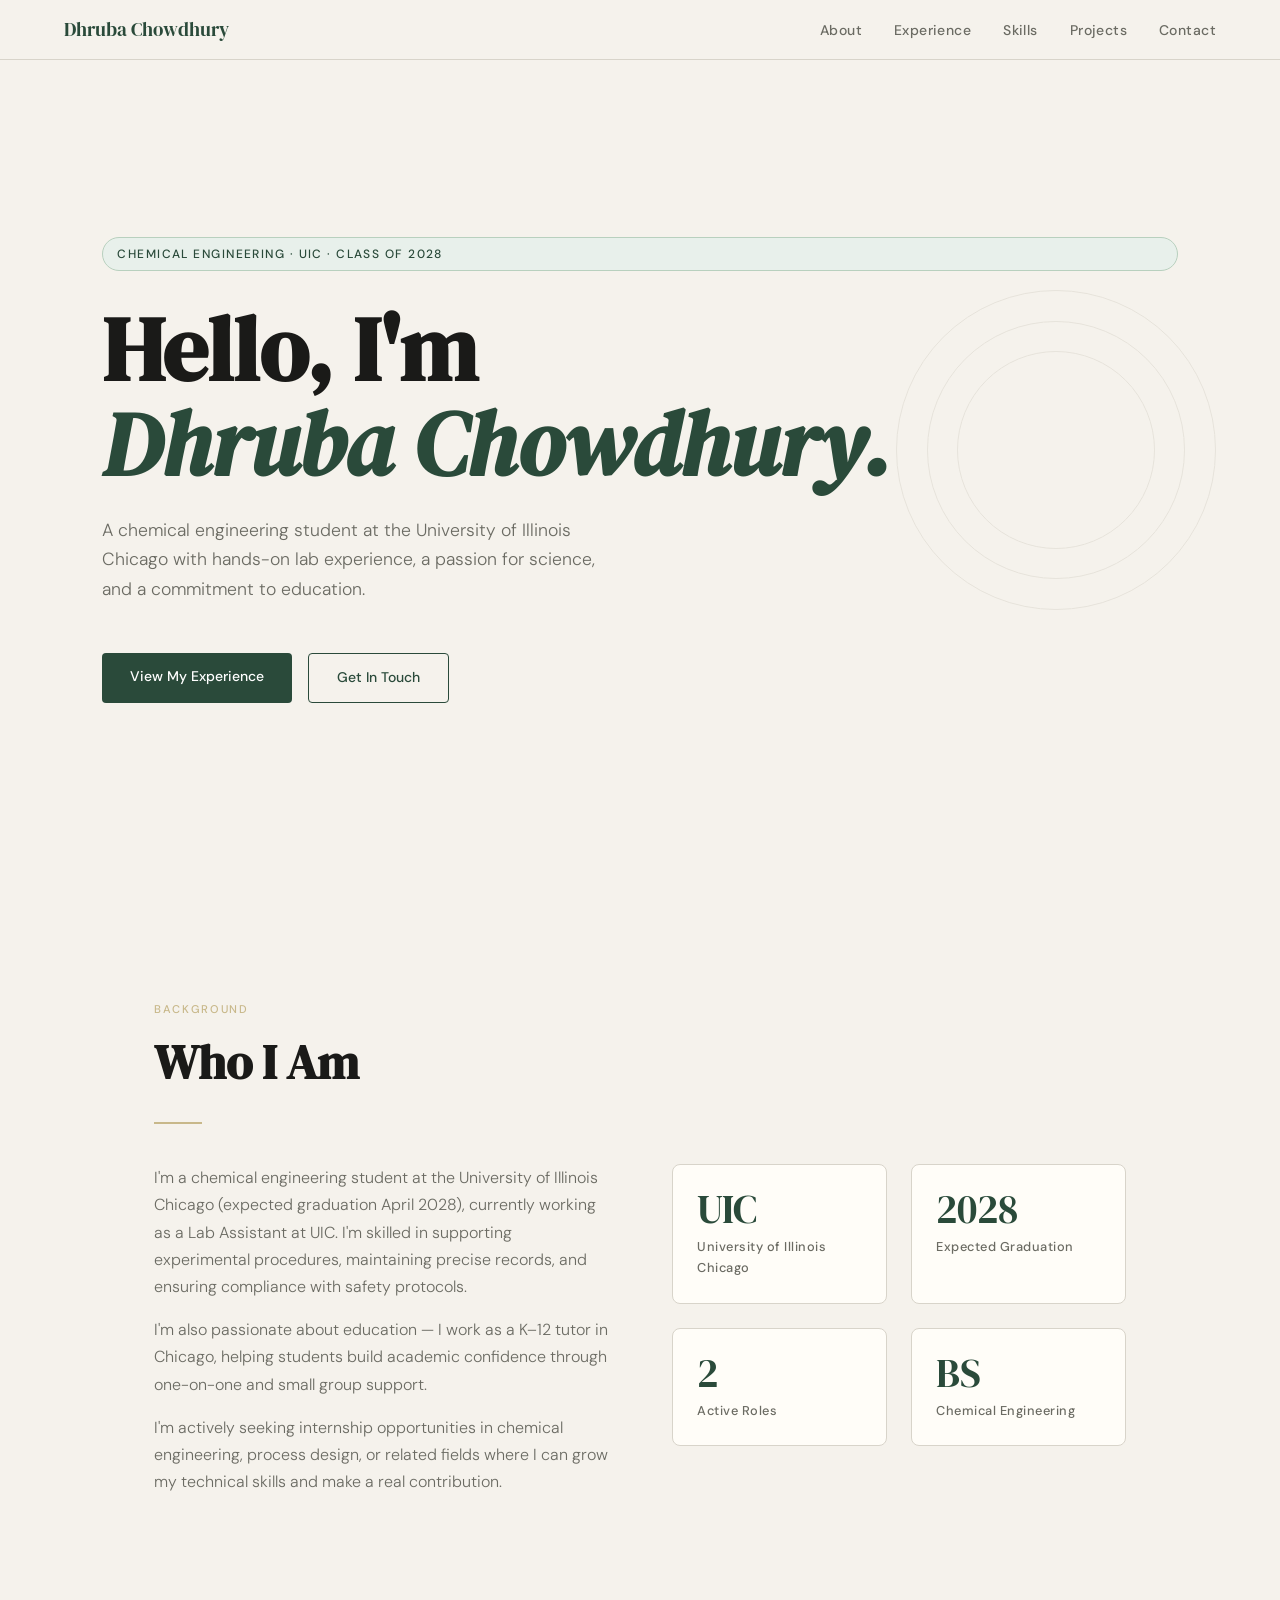
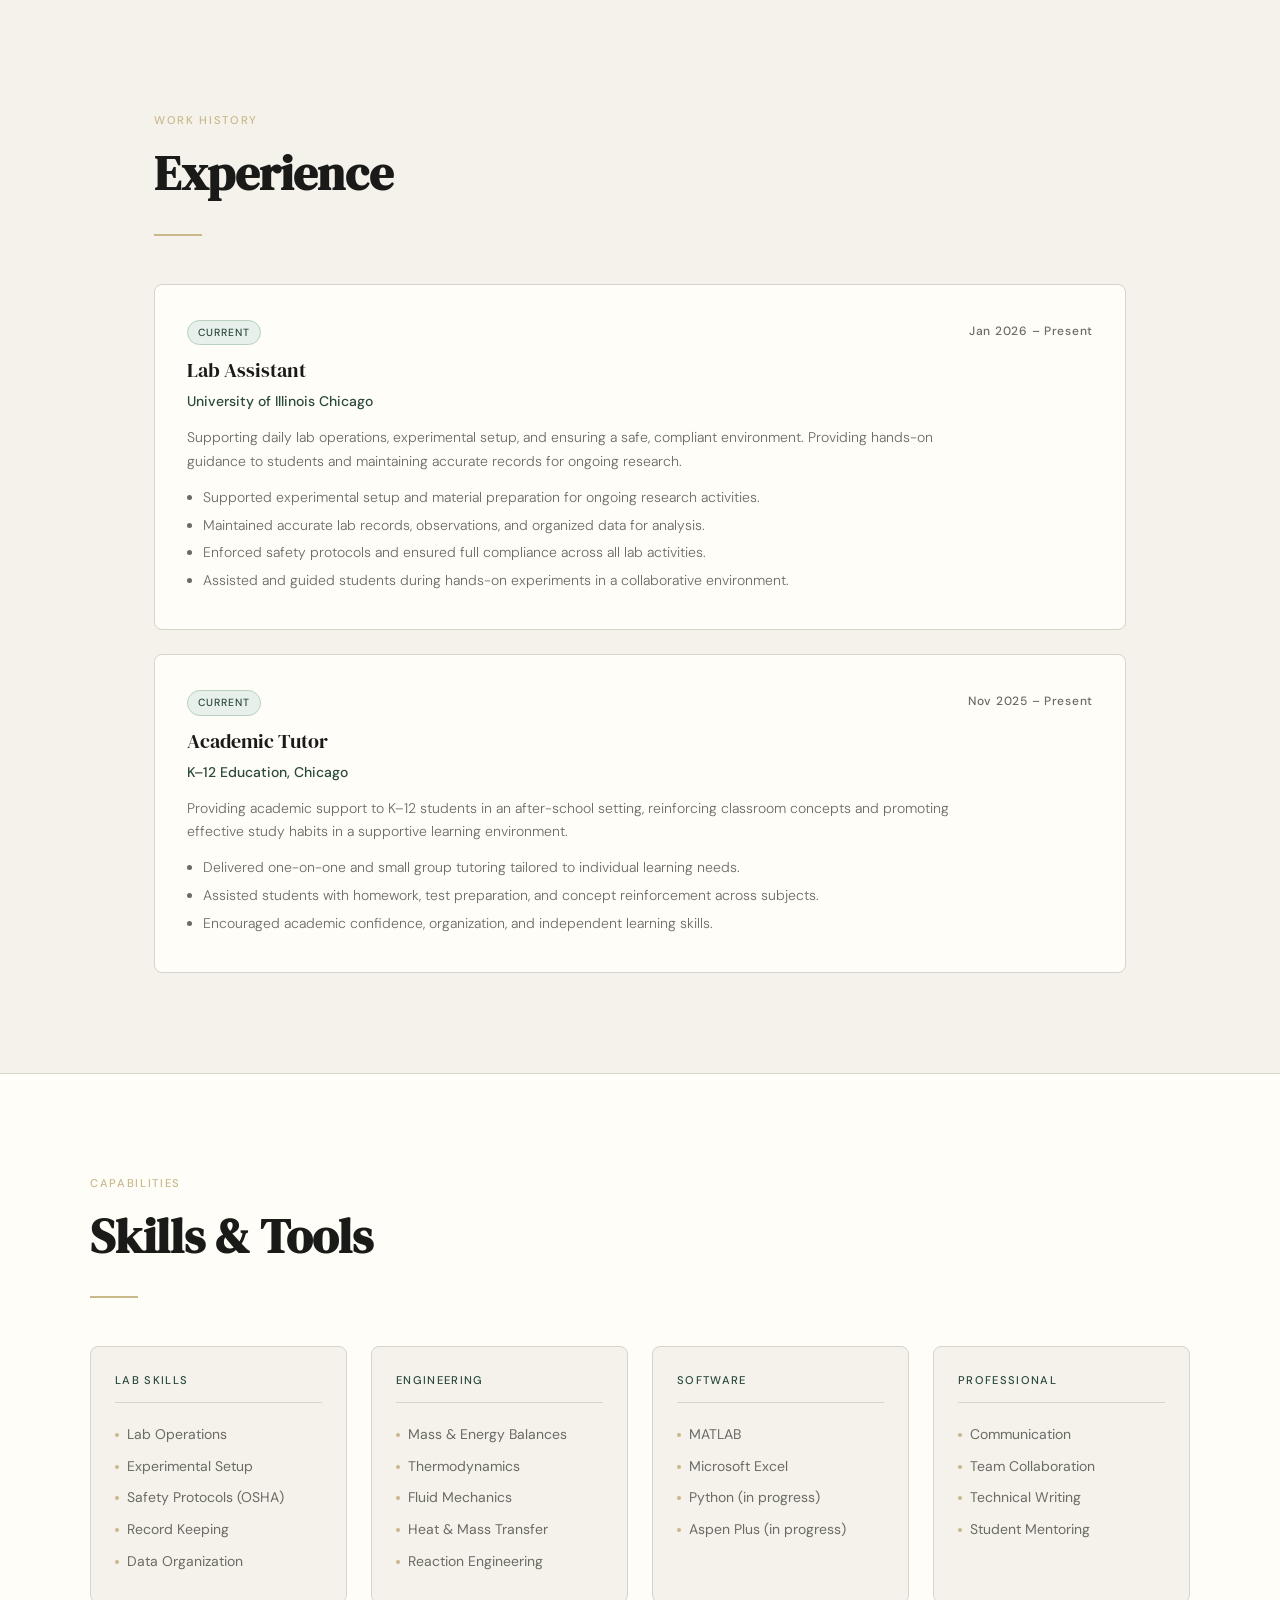
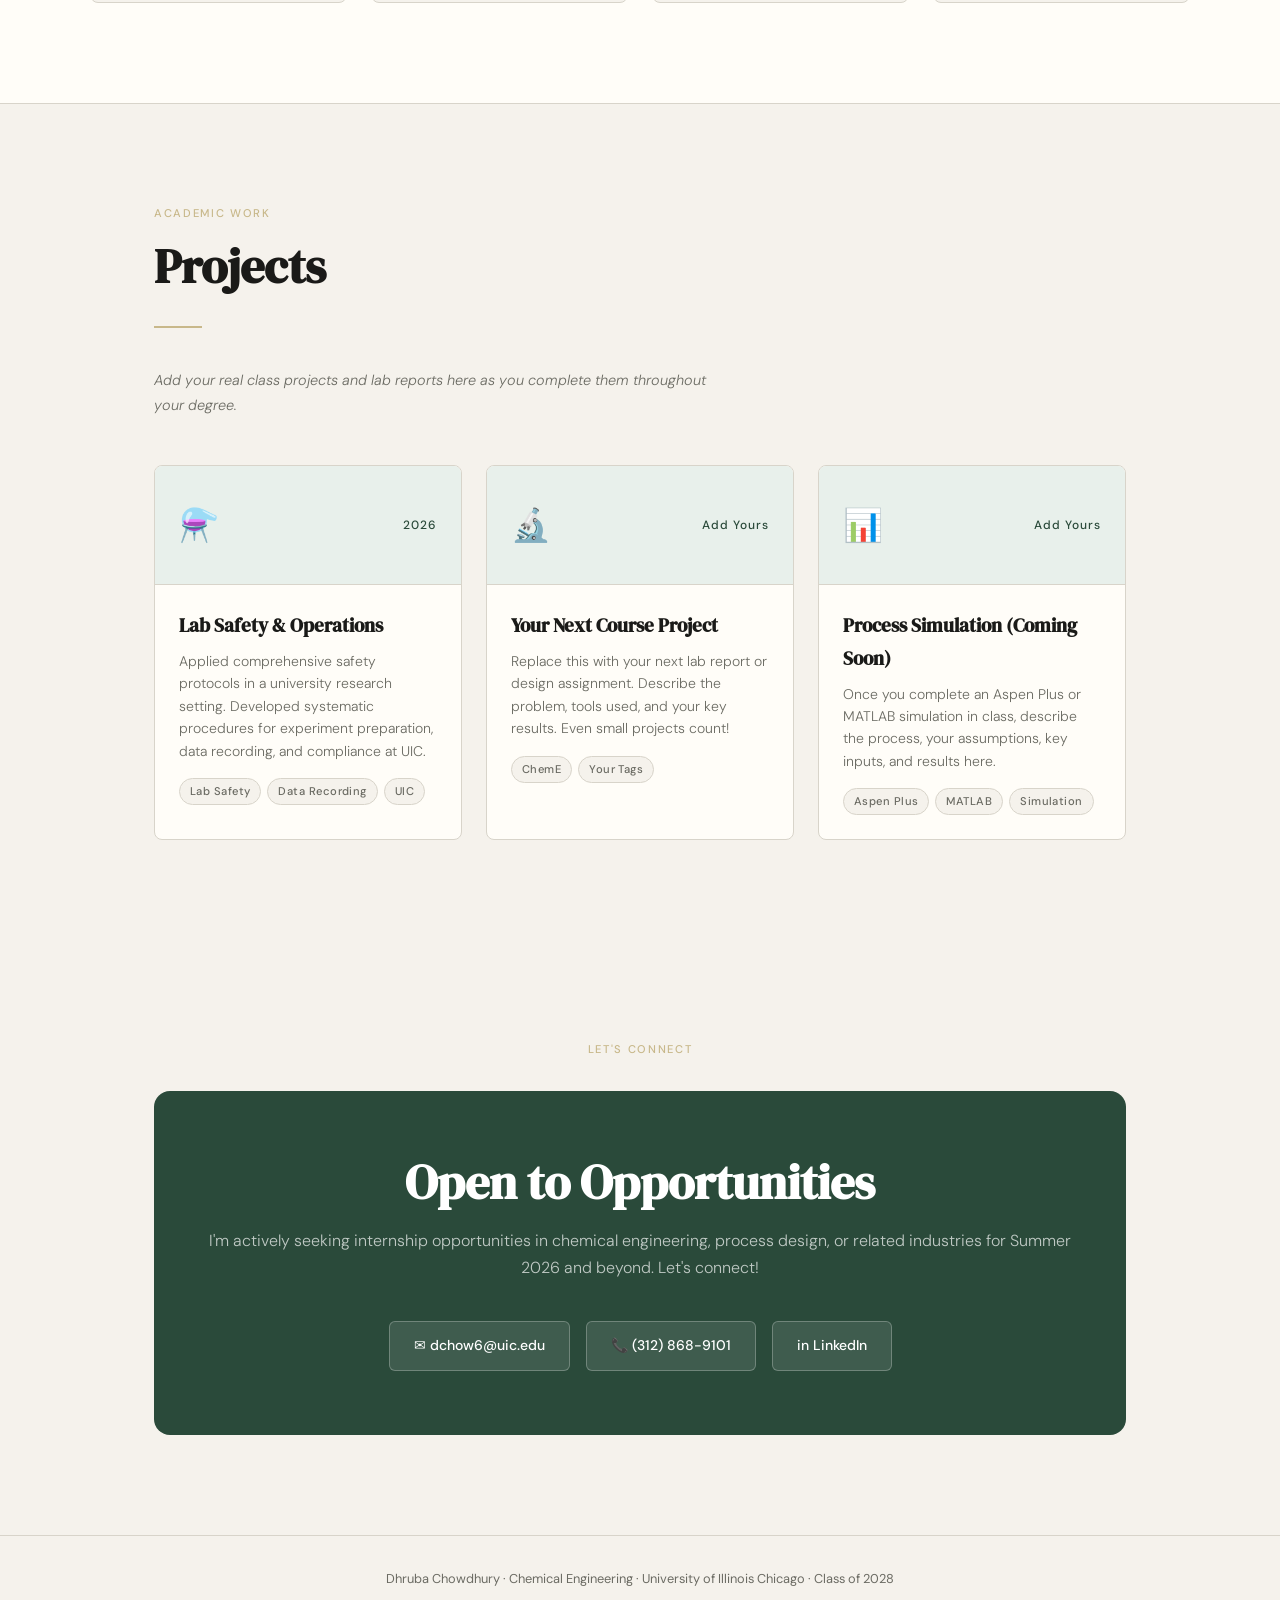
<file: portfolio.html>
<!DOCTYPE html>
<html lang="en">
<head>
<meta charset="UTF-8">
<meta name="viewport" content="width=device-width, initial-scale=1.0">
<title>Dhruba Chowdhury · ChemE Portfolio</title>
<link href="https://fonts.googleapis.com/css2?family=DM+Serif+Display:ital@0;1&family=DM+Sans:wght@300;400;500&display=swap" rel="stylesheet">
<style>
  *, *::before, *::after { box-sizing: border-box; margin: 0; padding: 0; }
  :root {
    --bg: #f5f2ec; --surface: #fffdf8; --text: #1a1a18; --muted: #6b6b63;
    --accent: #2a4a3a; --accent-light: #e8f0eb; --border: #d8d4ca; --highlight: #c8b88a;
  }
  html { scroll-behavior: smooth; }
  body { font-family: 'DM Sans', sans-serif; background: var(--bg); color: var(--text); font-size: 16px; line-height: 1.7; }

  nav {
    position: fixed; top: 0; left: 0; right: 0;
    background: rgba(245,242,236,0.92); backdrop-filter: blur(8px);
    border-bottom: 1px solid var(--border);
    display: flex; justify-content: space-between; align-items: center;
    padding: 0 5%; height: 60px; z-index: 100;
  }
  .nav-logo { font-family: 'DM Serif Display', serif; font-size: 1.2rem; color: var(--accent); text-decoration: none; }
  .nav-links { display: flex; gap: 2rem; list-style: none; }
  .nav-links a { text-decoration: none; color: var(--muted); font-size: 0.875rem; font-weight: 500; letter-spacing: 0.03em; transition: color 0.2s; }
  .nav-links a:hover { color: var(--accent); }

  section { padding: 100px 5%; max-width: 1100px; margin: 0 auto; }

  #hero {
    min-height: 100vh; display: flex; flex-direction: column; justify-content: center;
    padding-top: 120px; padding-bottom: 80px; max-width: 100%;
    padding-left: 8%; padding-right: 8%; position: relative; overflow: hidden;
  }
  .hero-tag {
    display: inline-block; font-size: 0.75rem; font-weight: 500; letter-spacing: 0.12em;
    text-transform: uppercase; color: var(--accent); background: var(--accent-light);
    padding: 6px 14px; border-radius: 100px; margin-bottom: 2rem; border: 1px solid #b8d0be;
  }
  .hero-name { font-family: 'DM Serif Display', serif; font-size: clamp(3rem, 7vw, 6rem); line-height: 1.05; margin-bottom: 1.5rem; max-width: 800px; }
  .hero-name em { font-style: italic; color: var(--accent); }
  .hero-subtitle { font-size: 1.1rem; color: var(--muted); max-width: 520px; margin-bottom: 3rem; font-weight: 300; }
  .hero-cta { display: flex; gap: 1rem; flex-wrap: wrap; }
  .btn-primary { background: var(--accent); color: #fff; padding: 12px 28px; border-radius: 4px; text-decoration: none; font-size: 0.875rem; font-weight: 500; transition: opacity 0.2s; }
  .btn-primary:hover { opacity: 0.85; }
  .btn-outline { border: 1px solid var(--accent); color: var(--accent); padding: 12px 28px; border-radius: 4px; text-decoration: none; font-size: 0.875rem; font-weight: 500; transition: background 0.2s; }
  .btn-outline:hover { background: var(--accent-light); }
  .hero-deco { position: absolute; right: 5%; top: 50%; transform: translateY(-50%); width: 320px; height: 320px; border: 1px solid var(--border); border-radius: 50%; opacity: 0.5; pointer-events: none; }
  .hero-deco::before { content: ''; position: absolute; inset: 30px; border: 1px solid var(--border); border-radius: 50%; }
  .hero-deco::after { content: ''; position: absolute; inset: 60px; border: 1px solid var(--border); border-radius: 50%; }

  .section-label { font-size: 0.7rem; font-weight: 500; letter-spacing: 0.15em; text-transform: uppercase; color: var(--highlight); margin-bottom: 1rem; }
  .section-title { font-family: 'DM Serif Display', serif; font-size: clamp(2rem, 4vw, 3rem); line-height: 1.15; margin-bottom: 2rem; max-width: 600px; }
  .divider { width: 48px; height: 2px; background: var(--highlight); margin: 1.5rem 0 2.5rem; }

  .about-grid { display: grid; grid-template-columns: 1fr 1fr; gap: 4rem; align-items: start; }
  .about-text p { color: var(--muted); margin-bottom: 1rem; font-weight: 300; }
  .about-stats { display: grid; grid-template-columns: 1fr 1fr; gap: 1.5rem; }
  .stat-card { background: var(--surface); border: 1px solid var(--border); padding: 1.5rem; border-radius: 8px; }
  .stat-number { font-family: 'DM Serif Display', serif; font-size: 2.5rem; color: var(--accent); line-height: 1; margin-bottom: 0.4rem; }
  .stat-label { font-size: 0.8rem; color: var(--muted); font-weight: 500; letter-spacing: 0.04em; }

  #skills { background: var(--surface); max-width: 100%; border-top: 1px solid var(--border); border-bottom: 1px solid var(--border); }
  #skills-inner { max-width: 1100px; margin: 0 auto; }
  .skills-grid { display: grid; grid-template-columns: repeat(auto-fit, minmax(220px, 1fr)); gap: 1.5rem; margin-top: 3rem; }
  .skill-group { background: var(--bg); border: 1px solid var(--border); border-radius: 8px; padding: 1.5rem; }
  .skill-group-title { font-size: 0.7rem; letter-spacing: 0.12em; text-transform: uppercase; color: var(--accent); font-weight: 500; margin-bottom: 1rem; padding-bottom: 0.75rem; border-bottom: 1px solid var(--border); }
  .skill-item { font-size: 0.875rem; color: var(--muted); padding: 4px 0; display: flex; align-items: center; gap: 8px; }
  .skill-dot { width: 4px; height: 4px; border-radius: 50%; background: var(--highlight); flex-shrink: 0; }

  .experience-list { margin-top: 3rem; display: flex; flex-direction: column; gap: 1.5rem; }
  .exp-card { background: var(--surface); border: 1px solid var(--border); border-radius: 8px; padding: 2rem; display: grid; grid-template-columns: 1fr auto; gap: 1rem; }
  .exp-role { font-family: 'DM Serif Display', serif; font-size: 1.25rem; margin-bottom: 0.2rem; }
  .exp-org { font-size: 0.875rem; color: var(--accent); font-weight: 500; margin-bottom: 0.75rem; }
  .exp-desc { font-size: 0.875rem; color: var(--muted); font-weight: 300; line-height: 1.7; }
  .exp-bullets { margin-top: 0.75rem; padding-left: 1rem; }
  .exp-bullets li { font-size: 0.875rem; color: var(--muted); font-weight: 300; line-height: 1.7; margin-bottom: 4px; }
  .exp-date { font-size: 0.75rem; color: var(--muted); font-weight: 500; letter-spacing: 0.06em; white-space: nowrap; padding-top: 4px; }
  .exp-badge { display: inline-block; font-size: 0.65rem; font-weight: 500; letter-spacing: 0.1em; text-transform: uppercase; background: var(--accent-light); color: var(--accent); padding: 3px 10px; border-radius: 100px; border: 1px solid #b8d0be; margin-bottom: 0.5rem; }

  .projects-grid { display: grid; grid-template-columns: repeat(auto-fit, minmax(300px, 1fr)); gap: 1.5rem; margin-top: 3rem; }
  .project-card { background: var(--surface); border: 1px solid var(--border); border-radius: 8px; overflow: hidden; transition: transform 0.2s, box-shadow 0.2s; }
  .project-card:hover { transform: translateY(-4px); box-shadow: 0 12px 40px rgba(0,0,0,0.08); }
  .project-header { background: var(--accent-light); padding: 2rem 1.5rem; border-bottom: 1px solid var(--border); display: flex; align-items: center; justify-content: space-between; }
  .project-icon { font-size: 2rem; }
  .project-year { font-size: 0.75rem; color: var(--accent); font-weight: 500; letter-spacing: 0.08em; }
  .project-body { padding: 1.5rem; }
  .project-title { font-family: 'DM Serif Display', serif; font-size: 1.2rem; margin-bottom: 0.5rem; }
  .project-desc { font-size: 0.875rem; color: var(--muted); line-height: 1.6; margin-bottom: 1rem; font-weight: 300; }
  .project-tags { display: flex; flex-wrap: wrap; gap: 6px; }
  .tag { font-size: 0.7rem; padding: 3px 10px; background: var(--bg); border: 1px solid var(--border); border-radius: 100px; color: var(--muted); font-weight: 500; letter-spacing: 0.04em; }

  #contact { text-align: center; }
  .contact-card { background: var(--accent); border-radius: 16px; padding: 4rem 3rem; margin-top: 2rem; color: #fff; }
  .contact-card .section-title { color: #fff; margin: 0 auto 1rem; }
  .contact-card p { color: rgba(255,255,255,0.7); margin-bottom: 2.5rem; font-weight: 300; }
  .contact-links { display: flex; gap: 1rem; justify-content: center; flex-wrap: wrap; }
  .contact-link { display: inline-flex; align-items: center; gap: 8px; padding: 12px 24px; background: rgba(255,255,255,0.1); border: 1px solid rgba(255,255,255,0.25); border-radius: 6px; color: #fff; text-decoration: none; font-size: 0.875rem; font-weight: 500; transition: background 0.2s; }
  .contact-link:hover { background: rgba(255,255,255,0.2); }

  footer { text-align: center; padding: 2rem; font-size: 0.8rem; color: var(--muted); border-top: 1px solid var(--border); }

  @media (max-width: 768px) {
    .about-grid { grid-template-columns: 1fr; gap: 2rem; }
    .hero-deco { display: none; }
    .exp-card { grid-template-columns: 1fr; }
    nav { padding: 0 1rem; }
    .nav-links { gap: 1.2rem; }
    section { padding: 80px 6%; }
  }
</style>
</head>
<body>

<nav>
  <a href="#hero" class="nav-logo">Dhruba Chowdhury</a>
  <ul class="nav-links">
    <li><a href="#about">About</a></li>
    <li><a href="#experience">Experience</a></li>
    <li><a href="#skills">Skills</a></li>
    <li><a href="#projects">Projects</a></li>
    <li><a href="#contact">Contact</a></li>
  </ul>
</nav>

<section id="hero">
  <div class="hero-deco"></div>
  <span class="hero-tag">Chemical Engineering · UIC · Class of 2028</span>
  <h1 class="hero-name">Hello, I'm<br><em>Dhruba Chowdhury.</em></h1>
  <p class="hero-subtitle">A chemical engineering student at the University of Illinois Chicago with hands-on lab experience, a passion for science, and a commitment to education.</p>
  <div class="hero-cta">
    <a href="#experience" class="btn-primary">View My Experience</a>
    <a href="#contact" class="btn-outline">Get In Touch</a>
  </div>
</section>

<section id="about">
  <p class="section-label">Background</p>
  <h2 class="section-title">Who I Am</h2>
  <div class="divider"></div>
  <div class="about-grid">
    <div class="about-text">
      <p>I'm a chemical engineering student at the University of Illinois Chicago (expected graduation April 2028), currently working as a Lab Assistant at UIC. I'm skilled in supporting experimental procedures, maintaining precise records, and ensuring compliance with safety protocols.</p>
      <p>I'm also passionate about education — I work as a K–12 tutor in Chicago, helping students build academic confidence through one-on-one and small group support.</p>
      <p>I'm actively seeking internship opportunities in chemical engineering, process design, or related fields where I can grow my technical skills and make a real contribution.</p>
    </div>
    <div class="about-stats">
      <div class="stat-card"><div class="stat-number">UIC</div><div class="stat-label">University of Illinois Chicago</div></div>
      <div class="stat-card"><div class="stat-number">2028</div><div class="stat-label">Expected Graduation</div></div>
      <div class="stat-card"><div class="stat-number">2</div><div class="stat-label">Active Roles</div></div>
      <div class="stat-card"><div class="stat-number">BS</div><div class="stat-label">Chemical Engineering</div></div>
    </div>
  </div>
</section>

<section id="experience">
  <p class="section-label">Work History</p>
  <h2 class="section-title">Experience</h2>
  <div class="divider"></div>
  <div class="experience-list">
    <div class="exp-card">
      <div>
        <span class="exp-badge">Current</span>
        <div class="exp-role">Lab Assistant</div>
        <div class="exp-org">University of Illinois Chicago</div>
        <p class="exp-desc">Supporting daily lab operations, experimental setup, and ensuring a safe, compliant environment. Providing hands-on guidance to students and maintaining accurate records for ongoing research.</p>
        <ul class="exp-bullets">
          <li>Supported experimental setup and material preparation for ongoing research activities.</li>
          <li>Maintained accurate lab records, observations, and organized data for analysis.</li>
          <li>Enforced safety protocols and ensured full compliance across all lab activities.</li>
          <li>Assisted and guided students during hands-on experiments in a collaborative environment.</li>
        </ul>
      </div>
      <div class="exp-date">Jan 2026 – Present</div>
    </div>
    <div class="exp-card">
      <div>
        <span class="exp-badge">Current</span>
        <div class="exp-role">Academic Tutor</div>
        <div class="exp-org">K–12 Education, Chicago</div>
        <p class="exp-desc">Providing academic support to K–12 students in an after-school setting, reinforcing classroom concepts and promoting effective study habits in a supportive learning environment.</p>
        <ul class="exp-bullets">
          <li>Delivered one-on-one and small group tutoring tailored to individual learning needs.</li>
          <li>Assisted students with homework, test preparation, and concept reinforcement across subjects.</li>
          <li>Encouraged academic confidence, organization, and independent learning skills.</li>
        </ul>
      </div>
      <div class="exp-date">Nov 2025 – Present</div>
    </div>
  </div>
</section>

<section id="skills" style="padding: 100px 5%;">
  <div id="skills-inner">
    <p class="section-label">Capabilities</p>
    <h2 class="section-title">Skills & Tools</h2>
    <div class="divider"></div>
    <div class="skills-grid">
      <div class="skill-group">
        <div class="skill-group-title">Lab Skills</div>
        <div class="skill-item"><span class="skill-dot"></span>Lab Operations</div>
        <div class="skill-item"><span class="skill-dot"></span>Experimental Setup</div>
        <div class="skill-item"><span class="skill-dot"></span>Safety Protocols (OSHA)</div>
        <div class="skill-item"><span class="skill-dot"></span>Record Keeping</div>
        <div class="skill-item"><span class="skill-dot"></span>Data Organization</div>
      </div>
      <div class="skill-group">
        <div class="skill-group-title">Engineering</div>
        <div class="skill-item"><span class="skill-dot"></span>Mass & Energy Balances</div>
        <div class="skill-item"><span class="skill-dot"></span>Thermodynamics</div>
        <div class="skill-item"><span class="skill-dot"></span>Fluid Mechanics</div>
        <div class="skill-item"><span class="skill-dot"></span>Heat & Mass Transfer</div>
        <div class="skill-item"><span class="skill-dot"></span>Reaction Engineering</div>
      </div>
      <div class="skill-group">
        <div class="skill-group-title">Software</div>
        <div class="skill-item"><span class="skill-dot"></span>MATLAB</div>
        <div class="skill-item"><span class="skill-dot"></span>Microsoft Excel</div>
        <div class="skill-item"><span class="skill-dot"></span>Python (in progress)</div>
        <div class="skill-item"><span class="skill-dot"></span>Aspen Plus (in progress)</div>
      </div>
      <div class="skill-group">
        <div class="skill-group-title">Professional</div>
        <div class="skill-item"><span class="skill-dot"></span>Communication</div>
        <div class="skill-item"><span class="skill-dot"></span>Team Collaboration</div>
        <div class="skill-item"><span class="skill-dot"></span>Technical Writing</div>
        <div class="skill-item"><span class="skill-dot"></span>Student Mentoring</div>
      </div>
    </div>
  </div>
</section>

<section id="projects">
  <p class="section-label">Academic Work</p>
  <h2 class="section-title">Projects</h2>
  <div class="divider"></div>
  <p style="color: var(--muted); font-weight: 300; max-width: 560px; margin-bottom: 2rem; font-size: 0.9rem; font-style: italic;">Add your real class projects and lab reports here as you complete them throughout your degree.</p>
  <div class="projects-grid">
    <div class="project-card">
      <div class="project-header"><span class="project-icon">⚗️</span><span class="project-year">2026</span></div>
      <div class="project-body">
        <h3 class="project-title">Lab Safety & Operations</h3>
        <p class="project-desc">Applied comprehensive safety protocols in a university research setting. Developed systematic procedures for experiment preparation, data recording, and compliance at UIC.</p>
        <div class="project-tags"><span class="tag">Lab Safety</span><span class="tag">Data Recording</span><span class="tag">UIC</span></div>
      </div>
    </div>
    <div class="project-card">
      <div class="project-header"><span class="project-icon">🔬</span><span class="project-year">Add Yours</span></div>
      <div class="project-body">
        <h3 class="project-title">Your Next Course Project</h3>
        <p class="project-desc">Replace this with your next lab report or design assignment. Describe the problem, tools used, and your key results. Even small projects count!</p>
        <div class="project-tags"><span class="tag">ChemE</span><span class="tag">Your Tags</span></div>
      </div>
    </div>
    <div class="project-card">
      <div class="project-header"><span class="project-icon">📊</span><span class="project-year">Add Yours</span></div>
      <div class="project-body">
        <h3 class="project-title">Process Simulation (Coming Soon)</h3>
        <p class="project-desc">Once you complete an Aspen Plus or MATLAB simulation in class, describe the process, your assumptions, key inputs, and results here.</p>
        <div class="project-tags"><span class="tag">Aspen Plus</span><span class="tag">MATLAB</span><span class="tag">Simulation</span></div>
      </div>
    </div>
  </div>
</section>

<section id="contact">
  <p class="section-label">Let's Connect</p>
  <div class="contact-card">
    <h2 class="section-title">Open to Opportunities</h2>
    <p>I'm actively seeking internship opportunities in chemical engineering, process design, or related industries for Summer 2026 and beyond. Let's connect!</p>
    <div class="contact-links">
      <a href="mailto:dchow6@uic.edu" class="contact-link">✉ dchow6@uic.edu</a>
      <a href="tel:+13128689101" class="contact-link">📞 (312) 868-9101</a>
      <a href="https://linkedin.com/in/dhrubachowdhury" class="contact-link">in LinkedIn</a>
    </div>
  </div>
</section>

<footer>
  <p>Dhruba Chowdhury · Chemical Engineering · University of Illinois Chicago · Class of 2028</p>
</footer>

</body>
</html>
</file>
